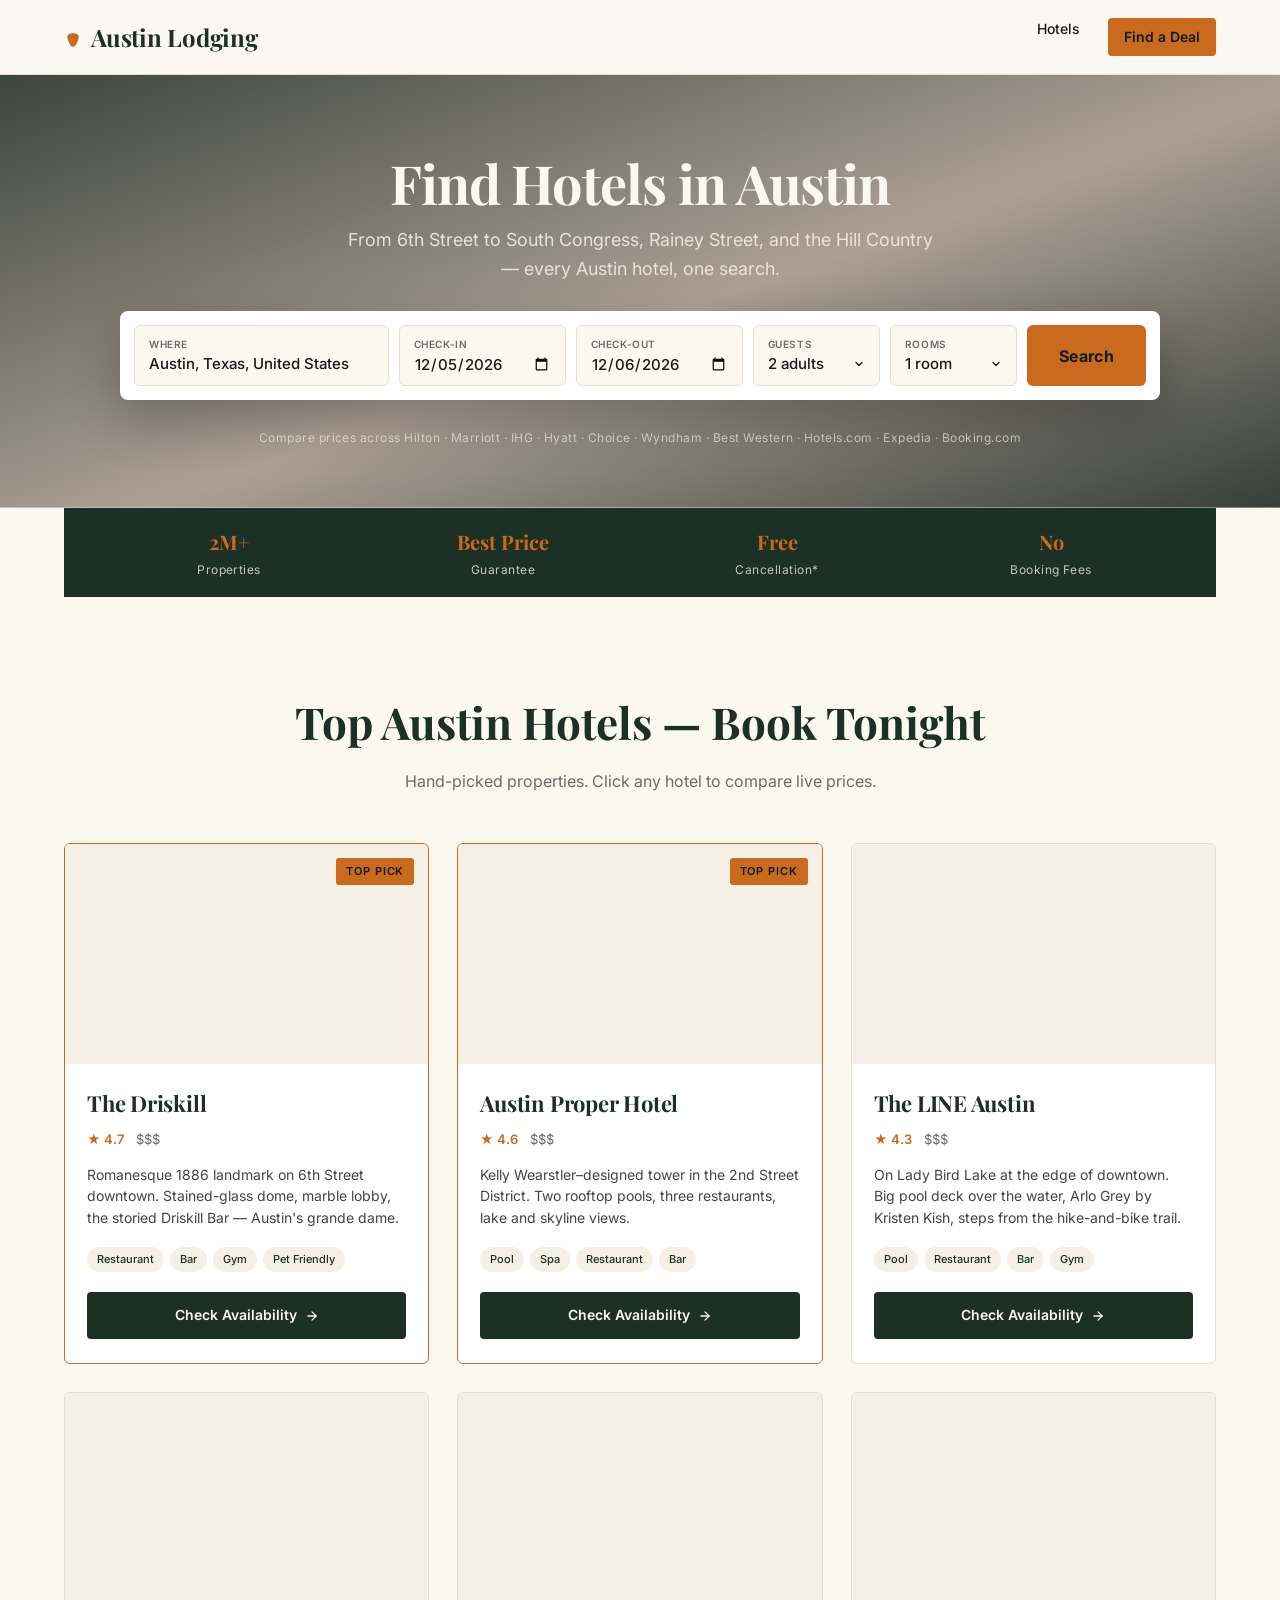
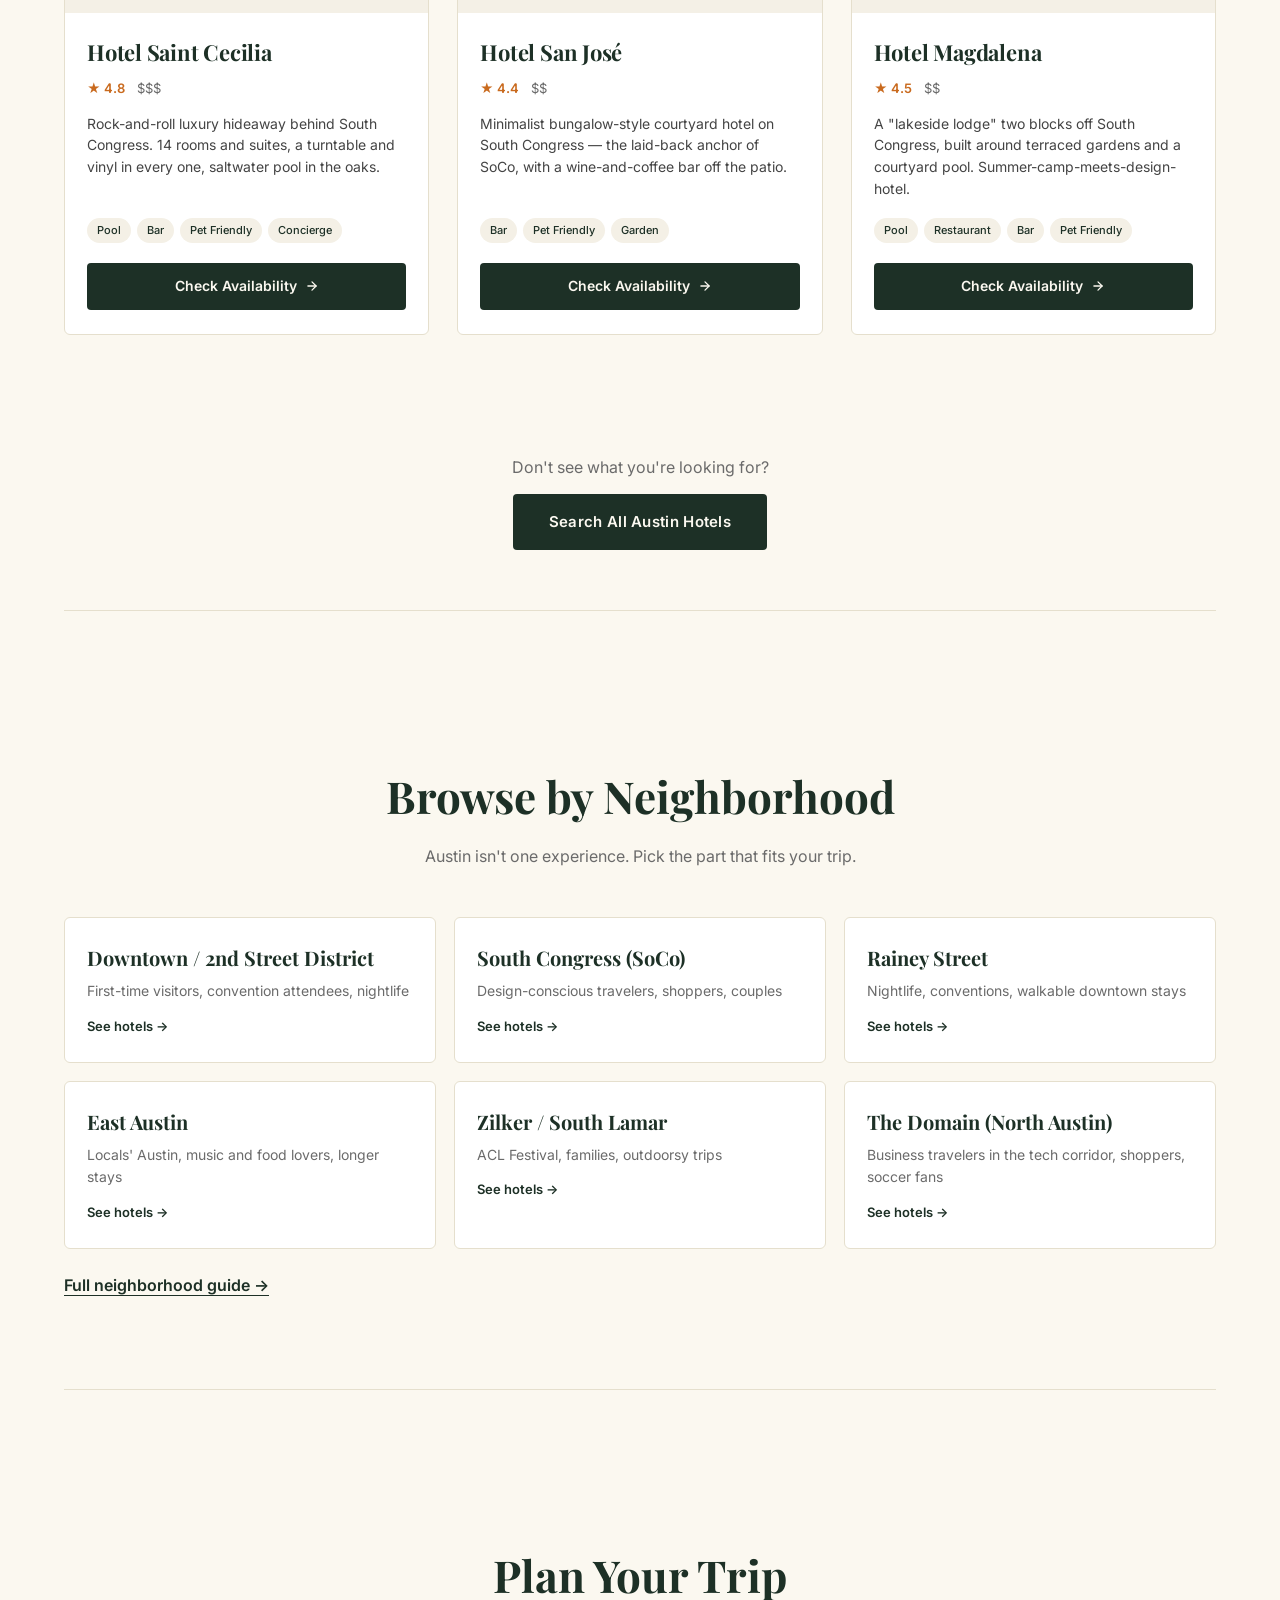
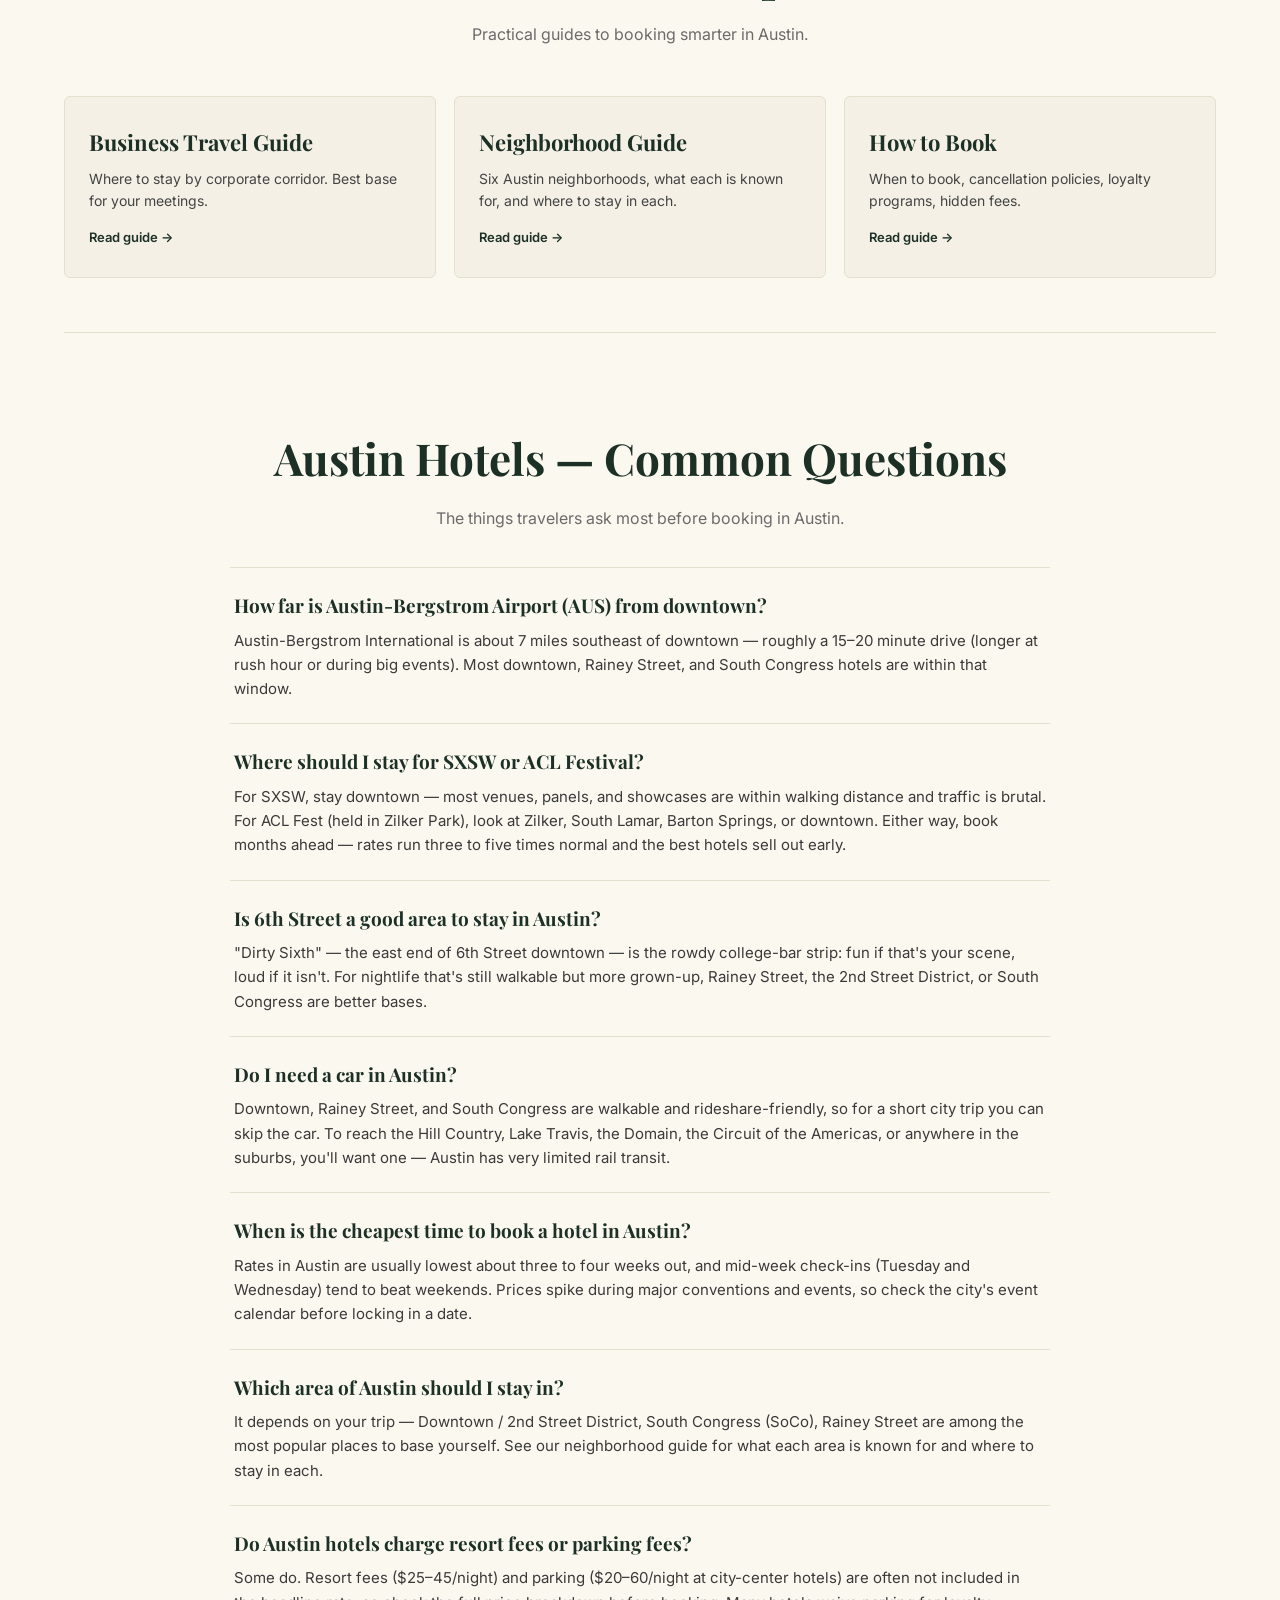
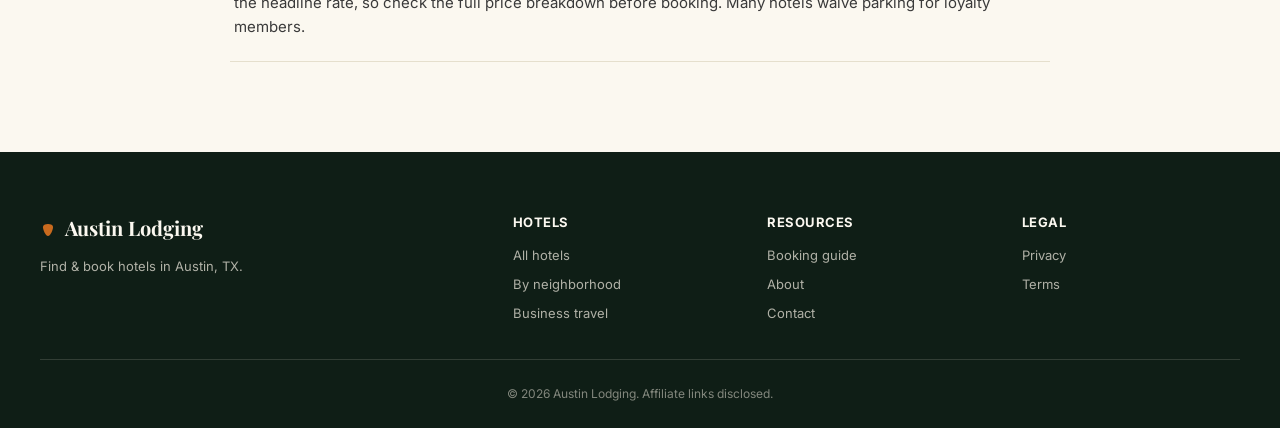
<file: index.html>
<!DOCTYPE html>
<html lang="en">
<head>
<meta charset="UTF-8" />
<meta name="viewport" content="width=device-width, initial-scale=1.0" />
<title>Austin Hotels — Compare Prices & Book | AustinLodging.com</title>
<meta name="description" content="Find the best hotel deals in Austin, TX. Compare prices across Hilton, Marriott, IHG, Hotels.com, Expedia, Booking.com and more — downtown, South Congress, the Domain, and near ABIA. Book direct, save more." />
<link rel="canonical" href="https://austinlodging.com/" />
<meta name="robots" content="index, follow, max-image-preview:large" />
<meta name="theme-color" content="#c96a1e" />
<meta name="geo.region" content="US-TX" />
<meta name="geo.placename" content="Austin" />
<meta property="og:type" content="website" />
<meta property="og:site_name" content="Austin Lodging" />
<meta property="og:title" content="Austin Hotels — Compare Prices & Book | AustinLodging.com" />
<meta property="og:description" content="Find the best hotel deals in Austin, TX. Compare prices across Hilton, Marriott, IHG, Hotels.com, Expedia, Booking.com and more — downtown, South Congress, the Domain, and near ABIA. Book direct, save more." />
<meta property="og:url" content="https://austinlodging.com/" />
<meta property="og:image" content="https://images.unsplash.com/photo-1666969565832-b55bf42a900d?w=1200&q=80" />
<meta name="twitter:card" content="summary_large_image" />
<meta name="twitter:image" content="https://images.unsplash.com/photo-1666969565832-b55bf42a900d?w=1200&q=80" />
<meta name="twitter:title" content="Austin Hotels — Compare Prices & Book | AustinLodging.com" />
<meta name="twitter:description" content="Find the best hotel deals in Austin, TX. Compare prices across Hilton, Marriott, IHG, Hotels.com, Expedia, Booking.com and more — downtown, South Congress, the Domain, and near ABIA. Book direct, save more." />
<link rel="preconnect" href="https://fonts.googleapis.com" />
<link rel="preconnect" href="https://fonts.gstatic.com" crossorigin />
<link href="https://fonts.googleapis.com/css2?family=Playfair+Display:wght@500;700&family=Inter:wght@400;500;600&display=swap" rel="stylesheet" />
<link rel="stylesheet" href="style.css" />
<script type="application/ld+json">{"@context":"https://schema.org","@type":"WebSite","name":"Austin Lodging","url":"https://austinlodging.com/"}</script>
<script type="application/ld+json">{"@context":"https://schema.org","@type":"Organization","name":"Austin Lodging","url":"https://austinlodging.com/","description":"Hotel directory and price comparison for Austin, TX."}</script>
<script type="application/ld+json">{"@context":"https://schema.org","@type":"BreadcrumbList","itemListElement":[{"@type":"ListItem","position":1,"name":"Home","item":"https://austinlodging.com/"}]}</script>
<script type="application/ld+json">{"@context":"https://schema.org","@type":"ItemList","name":"Top hotels in Austin","itemListElement":[{"@type":"ListItem","position":1,"item":{"@type":"Hotel","name":"The Driskill","description":"Romanesque 1886 landmark on 6th Street downtown. Stained-glass dome, marble lobby, the storied Driskill Bar — Austin's grande dame.","image":"https://images.unsplash.com/photo-1566073771259-6a8506099945?w=800","priceRange":"$$$","address":{"@type":"PostalAddress","streetAddress":"604 Brazos St","addressLocality":"Austin","addressRegion":"TX","postalCode":"78701","addressCountry":"US"},"url":"https://austinlodging.com/"}},{"@type":"ListItem","position":2,"item":{"@type":"Hotel","name":"Austin Proper Hotel","description":"Kelly Wearstler–designed tower in the 2nd Street District. Two rooftop pools, three restaurants, lake and skyline views.","image":"https://images.unsplash.com/photo-1551882547-ff40c63fe5fa?w=800","priceRange":"$$$","address":{"@type":"PostalAddress","streetAddress":"600 W 2nd St","addressLocality":"Austin","addressRegion":"TX","postalCode":"78701","addressCountry":"US"},"url":"https://austinlodging.com/"}},{"@type":"ListItem","position":3,"item":{"@type":"Hotel","name":"The LINE Austin","description":"On Lady Bird Lake at the edge of downtown. Big pool deck over the water, Arlo Grey by Kristen Kish, steps from the hike-and-bike trail.","image":"https://images.unsplash.com/photo-1455587734955-081b22074882?w=800","priceRange":"$$$","address":{"@type":"PostalAddress","streetAddress":"111 E Cesar Chavez St","addressLocality":"Austin","addressRegion":"TX","postalCode":"78701","addressCountry":"US"},"url":"https://austinlodging.com/"}},{"@type":"ListItem","position":4,"item":{"@type":"Hotel","name":"Hotel Saint Cecilia","description":"Rock-and-roll luxury hideaway behind South Congress. 14 rooms and suites, a turntable and vinyl in every one, saltwater pool in the oaks.","image":"https://images.unsplash.com/photo-1571896349842-33c89424de2d?w=800","priceRange":"$$$","address":{"@type":"PostalAddress","streetAddress":"112 Academy Dr","addressLocality":"Austin","addressRegion":"TX","postalCode":"78704","addressCountry":"US"},"url":"https://austinlodging.com/"}},{"@type":"ListItem","position":5,"item":{"@type":"Hotel","name":"Hotel San José","description":"Minimalist bungalow-style courtyard hotel on South Congress — the laid-back anchor of SoCo, with a wine-and-coffee bar off the patio.","image":"https://images.unsplash.com/photo-1582719508461-905c673771fd?w=800","priceRange":"$$","address":{"@type":"PostalAddress","streetAddress":"1316 S Congress Ave","addressLocality":"Austin","addressRegion":"TX","postalCode":"78704","addressCountry":"US"},"url":"https://austinlodging.com/"}},{"@type":"ListItem","position":6,"item":{"@type":"Hotel","name":"Hotel Magdalena","description":"A \"lakeside lodge\" two blocks off South Congress, built around terraced gardens and a courtyard pool. Summer-camp-meets-design-hotel.","image":"https://images.unsplash.com/photo-1611892440504-42a792e24d32?w=800","priceRange":"$$","address":{"@type":"PostalAddress","streetAddress":"1101 Music Ln","addressLocality":"Austin","addressRegion":"TX","postalCode":"78704","addressCountry":"US"},"url":"https://austinlodging.com/"}}]}</script>
<script type="application/ld+json">{"@context":"https://schema.org","@type":"FAQPage","mainEntity":[{"@type":"Question","name":"How far is Austin-Bergstrom Airport (AUS) from downtown?","acceptedAnswer":{"@type":"Answer","text":"Austin-Bergstrom International is about 7 miles southeast of downtown — roughly a 15–20 minute drive (longer at rush hour or during big events). Most downtown, Rainey Street, and South Congress hotels are within that window."}},{"@type":"Question","name":"Where should I stay for SXSW or ACL Festival?","acceptedAnswer":{"@type":"Answer","text":"For SXSW, stay downtown — most venues, panels, and showcases are within walking distance and traffic is brutal. For ACL Fest (held in Zilker Park), look at Zilker, South Lamar, Barton Springs, or downtown. Either way, book months ahead — rates run three to five times normal and the best hotels sell out early."}},{"@type":"Question","name":"Is 6th Street a good area to stay in Austin?","acceptedAnswer":{"@type":"Answer","text":"\"Dirty Sixth\" — the east end of 6th Street downtown — is the rowdy college-bar strip: fun if that's your scene, loud if it isn't. For nightlife that's still walkable but more grown-up, Rainey Street, the 2nd Street District, or South Congress are better bases."}},{"@type":"Question","name":"Do I need a car in Austin?","acceptedAnswer":{"@type":"Answer","text":"Downtown, Rainey Street, and South Congress are walkable and rideshare-friendly, so for a short city trip you can skip the car. To reach the Hill Country, Lake Travis, the Domain, the Circuit of the Americas, or anywhere in the suburbs, you'll want one — Austin has very limited rail transit."}},{"@type":"Question","name":"When is the cheapest time to book a hotel in Austin?","acceptedAnswer":{"@type":"Answer","text":"Rates in Austin are usually lowest about three to four weeks out, and mid-week check-ins (Tuesday and Wednesday) tend to beat weekends. Prices spike during major conventions and events, so check the city's event calendar before locking in a date."}},{"@type":"Question","name":"Which area of Austin should I stay in?","acceptedAnswer":{"@type":"Answer","text":"It depends on your trip — Downtown / 2nd Street District, South Congress (SoCo), Rainey Street are among the most popular places to base yourself. See our neighborhood guide for what each area is known for and where to stay in each."}},{"@type":"Question","name":"Do Austin hotels charge resort fees or parking fees?","acceptedAnswer":{"@type":"Answer","text":"Some do. Resort fees ($25–45/night) and parking ($20–60/night at city-center hotels) are often not included in the headline rate, so check the full price breakdown before booking. Many hotels waive parking for loyalty members."}}]}</script>
</head>
<body>
<header class="nav">
  <div class="nav-inner">
    <a href="index.html" class="brand"><span class="brand-mark"><svg viewBox="0 0 24 24" fill="currentColor" aria-hidden="true"><path d="M12 3c-4.4 0-7.6 1.6-7.6 4.6 0 3.9 3.8 13.4 7.6 13.4s7.6-9.5 7.6-13.4C19.6 4.6 16.4 3 12 3z"/></svg></span>Austin Lodging</a>
    <nav>
      <a href="index.html#hotels">Hotels</a>
      <a href="index.html#hotels" class="nav-cta">Find a Deal</a>
    </nav>
  </div>
</header>
<section class="hero">
  <div class="hero-inner">
    <h1>Find Hotels in Austin</h1>
    <p class="hero-sub">From 6th Street to South Congress, Rainey Street, and the Hill Country — every Austin hotel, one search.</p>
    <form class="search-form" id="search-form" action="https://www.booking.com/searchresults.html" method="get" target="_blank">
      <div class="search-row">
        <label class="search-field">
          <span class="search-label">Where</span>
          <input type="text" name="ss" value="Austin, Texas, United States" required autocomplete="off" />
        </label>
        <label class="search-field">
          <span class="search-label">Check-in</span>
          <input type="date" name="checkin" id="checkin" required />
        </label>
        <label class="search-field">
          <span class="search-label">Check-out</span>
          <input type="date" name="checkout" id="checkout" required />
        </label>
        <label class="search-field search-field-narrow">
          <span class="search-label">Guests</span>
          <select name="group_adults">
            <option value="1">1 adult</option>
            <option value="2" selected>2 adults</option>
            <option value="3">3 adults</option>
            <option value="4">4 adults</option>
            <option value="5">5 adults</option>
            <option value="6">6 adults</option>
          </select>
        </label>
        <label class="search-field search-field-narrow">
          <span class="search-label">Rooms</span>
          <select name="no_rooms">
            <option value="1" selected>1 room</option>
            <option value="2">2 rooms</option>
            <option value="3">3 rooms</option>
            <option value="4">4 rooms</option>
          </select>
        </label>
        <button type="submit" class="search-btn">Search</button>
      </div>
      <input type="hidden" name="group_children" value="0" />
      <input type="hidden" name="aid" value="AFFILIATE_ID_PENDING" />
    </form>
    <p class="hero-trust">Compare prices across Hilton · Marriott · IHG · Hyatt · Choice · Wyndham · Best Western · Hotels.com · Expedia · Booking.com</p>
  </div>
</section>
<main>
  <section class="value-strip">
    <div class="value-strip-inner">
      <div class="value-item"><span class="value-num">2M+</span><span>Properties</span></div>
      <div class="value-item"><span class="value-num">Best Price</span><span>Guarantee</span></div>
      <div class="value-item"><span class="value-num">Free</span><span>Cancellation*</span></div>
      <div class="value-item"><span class="value-num">No</span><span>Booking Fees</span></div>
    </div>
  </section>
  <section class="featured" id="hotels">
    <div class="section-head">
      <h2>Top Austin Hotels — Book Tonight</h2>
      <p>Hand-picked properties. Click any hotel to compare live prices.</p>
    </div>
    <div class="hotel-grid"><article class="hotel-card premium">
  <div class="hotel-img" style="background-image:url('https://images.unsplash.com/photo-1566073771259-6a8506099945?w=800')"><div class="tier-badge">Top Pick</div></div>
  <div class="hotel-body">
    <h3 class="hotel-name">The Driskill</h3>
    <div class="hotel-meta">
      <span class="stars">★ 4.7</span>
      <span>$$$</span>
    </div>
    <p class="hotel-desc">Romanesque 1886 landmark on 6th Street downtown. Stained-glass dome, marble lobby, the storied Driskill Bar — Austin's grande dame.</p>
    <div class="amenities"><span class="amenity">Restaurant</span><span class="amenity">Bar</span><span class="amenity">Gym</span><span class="amenity">Pet Friendly</span></div>
    <a class="hotel-cta" href="https://www.booking.com/searchresults.html?ss=The+Driskill+604+Brazos+St+Austin+TX+78701&aid=AFFILIATE_ID_PENDING" target="_blank" rel="noopener nofollow sponsored">Check Availability <svg viewBox="0 0 24 24" fill="none" stroke="currentColor" stroke-width="2.2" stroke-linecap="round" stroke-linejoin="round" width="14" height="14"><line x1="5" y1="12" x2="19" y2="12"/><polyline points="12 5 19 12 12 19"/></svg></a>
  </div>
</article>
<article class="hotel-card premium">
  <div class="hotel-img" style="background-image:url('https://images.unsplash.com/photo-1551882547-ff40c63fe5fa?w=800')"><div class="tier-badge">Top Pick</div></div>
  <div class="hotel-body">
    <h3 class="hotel-name">Austin Proper Hotel</h3>
    <div class="hotel-meta">
      <span class="stars">★ 4.6</span>
      <span>$$$</span>
    </div>
    <p class="hotel-desc">Kelly Wearstler–designed tower in the 2nd Street District. Two rooftop pools, three restaurants, lake and skyline views.</p>
    <div class="amenities"><span class="amenity">Pool</span><span class="amenity">Spa</span><span class="amenity">Restaurant</span><span class="amenity">Bar</span></div>
    <a class="hotel-cta" href="https://www.booking.com/searchresults.html?ss=Austin+Proper+Hotel+600+W+2nd+St+Austin+TX+78701&aid=AFFILIATE_ID_PENDING" target="_blank" rel="noopener nofollow sponsored">Check Availability <svg viewBox="0 0 24 24" fill="none" stroke="currentColor" stroke-width="2.2" stroke-linecap="round" stroke-linejoin="round" width="14" height="14"><line x1="5" y1="12" x2="19" y2="12"/><polyline points="12 5 19 12 12 19"/></svg></a>
  </div>
</article>
<article class="hotel-card ">
  <div class="hotel-img" style="background-image:url('https://images.unsplash.com/photo-1455587734955-081b22074882?w=800')"></div>
  <div class="hotel-body">
    <h3 class="hotel-name">The LINE Austin</h3>
    <div class="hotel-meta">
      <span class="stars">★ 4.3</span>
      <span>$$$</span>
    </div>
    <p class="hotel-desc">On Lady Bird Lake at the edge of downtown. Big pool deck over the water, Arlo Grey by Kristen Kish, steps from the hike-and-bike trail.</p>
    <div class="amenities"><span class="amenity">Pool</span><span class="amenity">Restaurant</span><span class="amenity">Bar</span><span class="amenity">Gym</span></div>
    <a class="hotel-cta" href="https://www.booking.com/searchresults.html?ss=The+LINE+Austin+111+E+Cesar+Chavez+St+Austin+TX+78701&aid=AFFILIATE_ID_PENDING" target="_blank" rel="noopener nofollow sponsored">Check Availability <svg viewBox="0 0 24 24" fill="none" stroke="currentColor" stroke-width="2.2" stroke-linecap="round" stroke-linejoin="round" width="14" height="14"><line x1="5" y1="12" x2="19" y2="12"/><polyline points="12 5 19 12 12 19"/></svg></a>
  </div>
</article>
<article class="hotel-card ">
  <div class="hotel-img" style="background-image:url('https://images.unsplash.com/photo-1571896349842-33c89424de2d?w=800')"></div>
  <div class="hotel-body">
    <h3 class="hotel-name">Hotel Saint Cecilia</h3>
    <div class="hotel-meta">
      <span class="stars">★ 4.8</span>
      <span>$$$</span>
    </div>
    <p class="hotel-desc">Rock-and-roll luxury hideaway behind South Congress. 14 rooms and suites, a turntable and vinyl in every one, saltwater pool in the oaks.</p>
    <div class="amenities"><span class="amenity">Pool</span><span class="amenity">Bar</span><span class="amenity">Pet Friendly</span><span class="amenity">Concierge</span></div>
    <a class="hotel-cta" href="https://www.booking.com/searchresults.html?ss=Hotel+Saint+Cecilia+112+Academy+Dr+Austin+TX+78704&aid=AFFILIATE_ID_PENDING" target="_blank" rel="noopener nofollow sponsored">Check Availability <svg viewBox="0 0 24 24" fill="none" stroke="currentColor" stroke-width="2.2" stroke-linecap="round" stroke-linejoin="round" width="14" height="14"><line x1="5" y1="12" x2="19" y2="12"/><polyline points="12 5 19 12 12 19"/></svg></a>
  </div>
</article>
<article class="hotel-card ">
  <div class="hotel-img" style="background-image:url('https://images.unsplash.com/photo-1582719508461-905c673771fd?w=800')"></div>
  <div class="hotel-body">
    <h3 class="hotel-name">Hotel San José</h3>
    <div class="hotel-meta">
      <span class="stars">★ 4.4</span>
      <span>$$</span>
    </div>
    <p class="hotel-desc">Minimalist bungalow-style courtyard hotel on South Congress — the laid-back anchor of SoCo, with a wine-and-coffee bar off the patio.</p>
    <div class="amenities"><span class="amenity">Bar</span><span class="amenity">Pet Friendly</span><span class="amenity">Garden</span></div>
    <a class="hotel-cta" href="https://www.booking.com/searchresults.html?ss=Hotel+San+José+1316+S+Congress+Ave+Austin+TX+78704&aid=AFFILIATE_ID_PENDING" target="_blank" rel="noopener nofollow sponsored">Check Availability <svg viewBox="0 0 24 24" fill="none" stroke="currentColor" stroke-width="2.2" stroke-linecap="round" stroke-linejoin="round" width="14" height="14"><line x1="5" y1="12" x2="19" y2="12"/><polyline points="12 5 19 12 12 19"/></svg></a>
  </div>
</article>
<article class="hotel-card ">
  <div class="hotel-img" style="background-image:url('https://images.unsplash.com/photo-1611892440504-42a792e24d32?w=800')"></div>
  <div class="hotel-body">
    <h3 class="hotel-name">Hotel Magdalena</h3>
    <div class="hotel-meta">
      <span class="stars">★ 4.5</span>
      <span>$$</span>
    </div>
    <p class="hotel-desc">A "lakeside lodge" two blocks off South Congress, built around terraced gardens and a courtyard pool. Summer-camp-meets-design-hotel.</p>
    <div class="amenities"><span class="amenity">Pool</span><span class="amenity">Restaurant</span><span class="amenity">Bar</span><span class="amenity">Pet Friendly</span></div>
    <a class="hotel-cta" href="https://www.booking.com/searchresults.html?ss=Hotel+Magdalena+1101+Music+Ln+Austin+TX+78704&aid=AFFILIATE_ID_PENDING" target="_blank" rel="noopener nofollow sponsored">Check Availability <svg viewBox="0 0 24 24" fill="none" stroke="currentColor" stroke-width="2.2" stroke-linecap="round" stroke-linejoin="round" width="14" height="14"><line x1="5" y1="12" x2="19" y2="12"/><polyline points="12 5 19 12 12 19"/></svg></a>
  </div>
</article></div>
    <div class="below-grid-cta">
      <p>Don't see what you're looking for?</p>
      <a href="#search-form" class="cta cta-secondary" onclick="document.getElementById('search-form').scrollIntoView({behavior:'smooth',block:'center'});document.querySelector('input[name=ss]').focus();return false;">Search All Austin Hotels</a>
    </div>
  </section>

  <section class="browse-section" id="neighborhoods">
    <div class="section-head">
      <h2>Browse by Neighborhood</h2>
      <p>Austin isn't one experience. Pick the part that fits your trip.</p>
    </div>
    <div class="hood-grid">
      <a class="hood-tile" href="https://www.booking.com/searchresults.html?ss=Downtown%20Austin%2C%20Texas&aid=AFFILIATE_ID_PENDING" target="_blank" rel="noopener nofollow sponsored">
        <h3>Downtown / 2nd Street District</h3>
        <p>First-time visitors, convention attendees, nightlife</p>
        <span class="hood-link">See hotels &rarr;</span>
      </a><a class="hood-tile" href="https://www.booking.com/searchresults.html?ss=South%20Congress%20Avenue%2C%20Austin%2C%20Texas&aid=AFFILIATE_ID_PENDING" target="_blank" rel="noopener nofollow sponsored">
        <h3>South Congress (SoCo)</h3>
        <p>Design-conscious travelers, shoppers, couples</p>
        <span class="hood-link">See hotels &rarr;</span>
      </a><a class="hood-tile" href="https://www.booking.com/searchresults.html?ss=Rainey%20Street%2C%20Austin%2C%20Texas&aid=AFFILIATE_ID_PENDING" target="_blank" rel="noopener nofollow sponsored">
        <h3>Rainey Street</h3>
        <p>Nightlife, conventions, walkable downtown stays</p>
        <span class="hood-link">See hotels &rarr;</span>
      </a><a class="hood-tile" href="https://www.booking.com/searchresults.html?ss=East%20Austin%2C%20Texas&aid=AFFILIATE_ID_PENDING" target="_blank" rel="noopener nofollow sponsored">
        <h3>East Austin</h3>
        <p>Locals' Austin, music and food lovers, longer stays</p>
        <span class="hood-link">See hotels &rarr;</span>
      </a><a class="hood-tile" href="https://www.booking.com/searchresults.html?ss=Zilker%2C%20Austin%2C%20Texas&aid=AFFILIATE_ID_PENDING" target="_blank" rel="noopener nofollow sponsored">
        <h3>Zilker / South Lamar</h3>
        <p>ACL Festival, families, outdoorsy trips</p>
        <span class="hood-link">See hotels &rarr;</span>
      </a><a class="hood-tile" href="https://www.booking.com/searchresults.html?ss=The%20Domain%2C%20Austin%2C%20Texas&aid=AFFILIATE_ID_PENDING" target="_blank" rel="noopener nofollow sponsored">
        <h3>The Domain (North Austin)</h3>
        <p>Business travelers in the tech corridor, shoppers, soccer fans</p>
        <span class="hood-link">See hotels &rarr;</span>
      </a>
    </div>
    <a href="neighborhoods.html" class="browse-more">Full neighborhood guide &rarr;</a>
  </section>

  <section class="browse-section" id="travel-style">
    <div class="section-head">
      <h2>Plan Your Trip</h2>
      <p>Practical guides to booking smarter in Austin.</p>
    </div>
    <div class="style-grid">
      <a class="style-card" href="business-travel.html">
        <h3>Business Travel Guide</h3>
        <p>Where to stay by corporate corridor. Best base for your meetings.</p>
        <span class="hood-link">Read guide &rarr;</span>
      </a>
      <a class="style-card" href="neighborhoods.html">
        <h3>Neighborhood Guide</h3>
        <p>Six Austin neighborhoods, what each is known for, and where to stay in each.</p>
        <span class="hood-link">Read guide &rarr;</span>
      </a>
      <a class="style-card" href="booking-guide.html">
        <h3>How to Book</h3>
        <p>When to book, cancellation policies, loyalty programs, hidden fees.</p>
        <span class="hood-link">Read guide &rarr;</span>
      </a>
    </div>
  </section>

  <section class="faq" id="faq">
    <div class="section-head">
      <h2>Austin Hotels — Common Questions</h2>
      <p>The things travelers ask most before booking in Austin.</p>
    </div>
    <div class="faq-list">
    <div class="faq-item">
      <h3>How far is Austin-Bergstrom Airport (AUS) from downtown?</h3>
      <p>Austin-Bergstrom International is about 7 miles southeast of downtown — roughly a 15–20 minute drive (longer at rush hour or during big events). Most downtown, Rainey Street, and South Congress hotels are within that window.</p>
    </div>
    <div class="faq-item">
      <h3>Where should I stay for SXSW or ACL Festival?</h3>
      <p>For SXSW, stay downtown — most venues, panels, and showcases are within walking distance and traffic is brutal. For ACL Fest (held in Zilker Park), look at Zilker, South Lamar, Barton Springs, or downtown. Either way, book months ahead — rates run three to five times normal and the best hotels sell out early.</p>
    </div>
    <div class="faq-item">
      <h3>Is 6th Street a good area to stay in Austin?</h3>
      <p>"Dirty Sixth" — the east end of 6th Street downtown — is the rowdy college-bar strip: fun if that's your scene, loud if it isn't. For nightlife that's still walkable but more grown-up, Rainey Street, the 2nd Street District, or South Congress are better bases.</p>
    </div>
    <div class="faq-item">
      <h3>Do I need a car in Austin?</h3>
      <p>Downtown, Rainey Street, and South Congress are walkable and rideshare-friendly, so for a short city trip you can skip the car. To reach the Hill Country, Lake Travis, the Domain, the Circuit of the Americas, or anywhere in the suburbs, you'll want one — Austin has very limited rail transit.</p>
    </div>
    <div class="faq-item">
      <h3>When is the cheapest time to book a hotel in Austin?</h3>
      <p>Rates in Austin are usually lowest about three to four weeks out, and mid-week check-ins (Tuesday and Wednesday) tend to beat weekends. Prices spike during major conventions and events, so check the city's event calendar before locking in a date.</p>
    </div>
    <div class="faq-item">
      <h3>Which area of Austin should I stay in?</h3>
      <p>It depends on your trip — Downtown / 2nd Street District, South Congress (SoCo), Rainey Street are among the most popular places to base yourself. See our neighborhood guide for what each area is known for and where to stay in each.</p>
    </div>
    <div class="faq-item">
      <h3>Do Austin hotels charge resort fees or parking fees?</h3>
      <p>Some do. Resort fees ($25–45/night) and parking ($20–60/night at city-center hotels) are often not included in the headline rate, so check the full price breakdown before booking. Many hotels waive parking for loyalty members.</p>
    </div>
    </div>
  </section>
</main>
<script>
  (function () {
    const pad = (n) => String(n).padStart(2, '0');
    const fmt = (d) => d.getFullYear() + '-' + pad(d.getMonth() + 1) + '-' + pad(d.getDate());
    const today = new Date();
    const tomorrow = new Date(today.getTime() + 86400000);
    const ci = document.getElementById('checkin');
    const co = document.getElementById('checkout');
    ci.value = fmt(today);
    ci.min = fmt(today);
    co.value = fmt(tomorrow);
    co.min = fmt(tomorrow);
    ci.addEventListener('change', () => {
      const next = new Date(ci.value);
      next.setDate(next.getDate() + 1);
      co.min = fmt(next);
      if (new Date(co.value) <= new Date(ci.value)) co.value = fmt(next);
    });
  })();
</script>
<footer>
  <div class="footer-inner">
    <div class="footer-col">
      <p class="footer-brand"><span class="brand-mark"><svg viewBox="0 0 24 24" fill="currentColor" aria-hidden="true"><path d="M12 3c-4.4 0-7.6 1.6-7.6 4.6 0 3.9 3.8 13.4 7.6 13.4s7.6-9.5 7.6-13.4C19.6 4.6 16.4 3 12 3z"/></svg></span>Austin Lodging</p>
      <p class="footer-tag">Find &amp; book hotels in Austin, TX.</p>
    </div>
    <div class="footer-col">
      <p class="footer-h">Hotels</p>
      <a href="index.html#hotels">All hotels</a>
      <a href="neighborhoods.html">By neighborhood</a>
      <a href="business-travel.html">Business travel</a>
    </div>
    <div class="footer-col">
      <p class="footer-h">Resources</p>
      <a href="booking-guide.html">Booking guide</a>
      <a href="about.html">About</a>
      <a href="contact.html">Contact</a>
    </div>
    <div class="footer-col">
      <p class="footer-h">Legal</p>
      <a href="privacy.html">Privacy</a>
      <a href="terms.html">Terms</a>
    </div>
  </div>
  <div class="footer-bottom">&copy; 2026 Austin Lodging. Affiliate links disclosed.</div>
</footer>
</body></html>
</file>
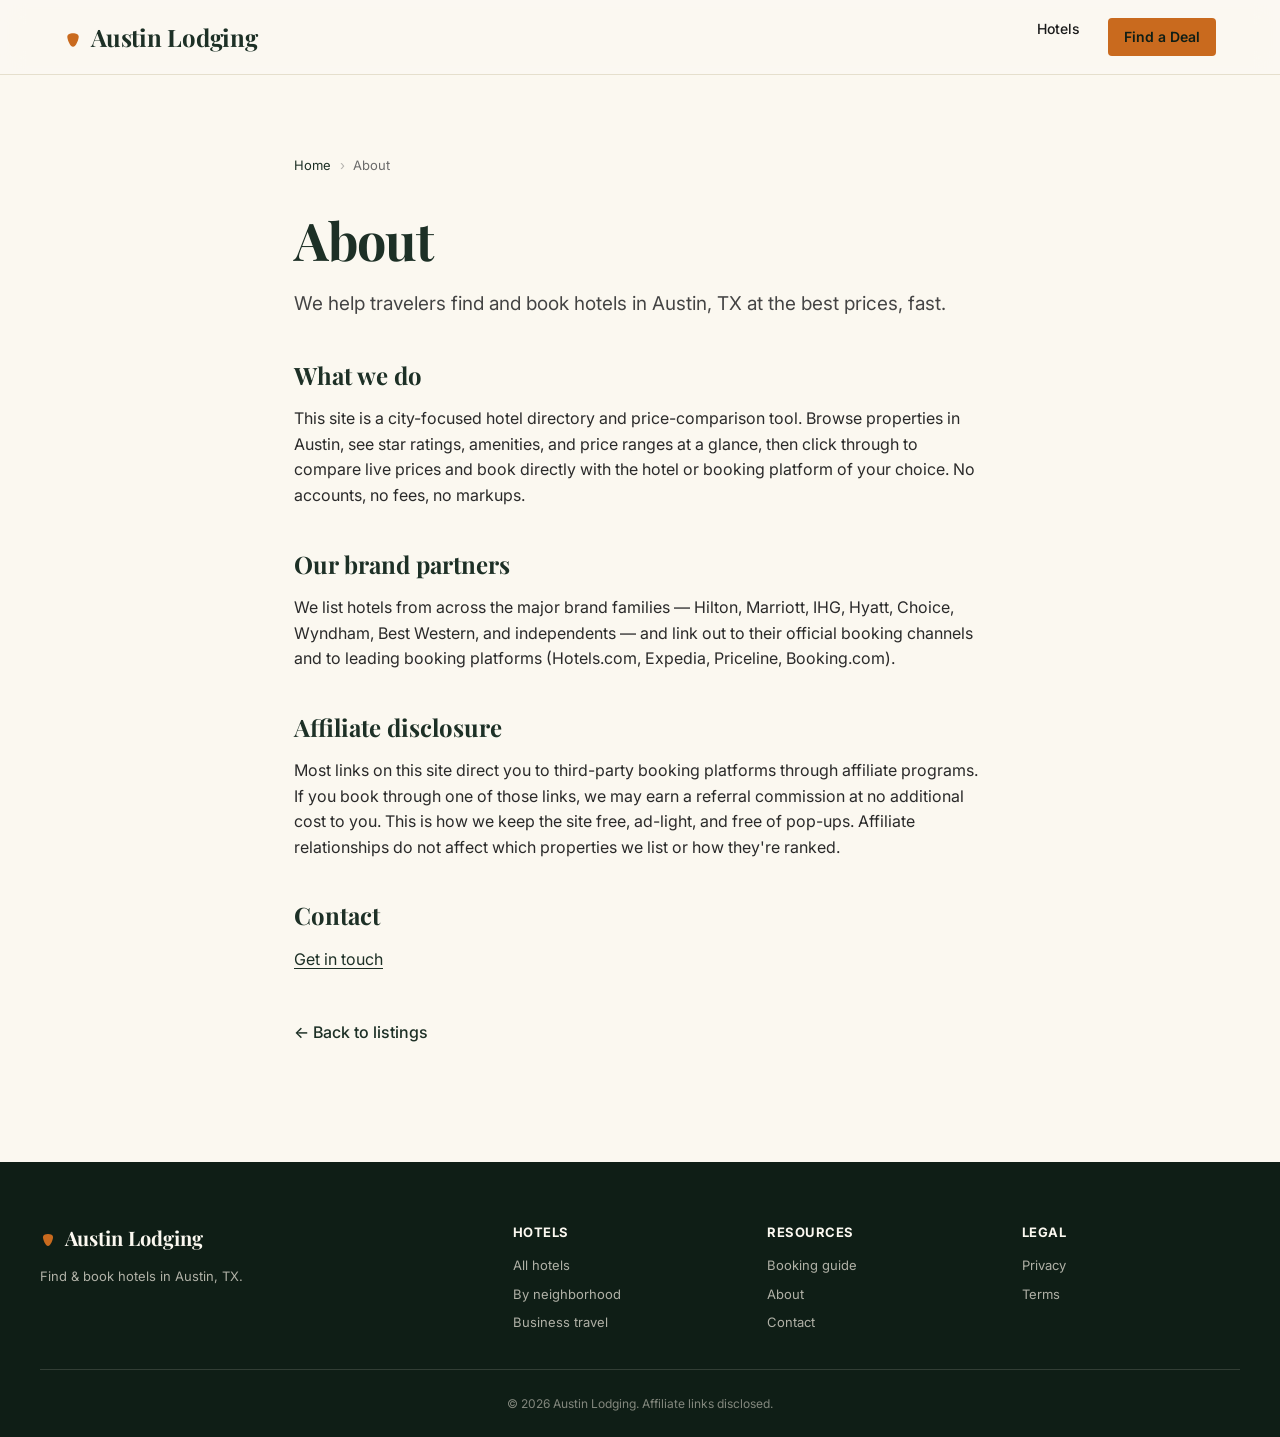
<file: about.html>
<!DOCTYPE html>
<html lang="en">
<head>
<meta charset="UTF-8" />
<meta name="viewport" content="width=device-width, initial-scale=1.0" />
<title>About | Austin Lodging</title>
<meta name="description" content="How Austin Lodging works — a free hotel directory and price-comparison tool for Austin, TX." />
<link rel="canonical" href="https://austinlodging.com/about" />
<meta name="robots" content="index, follow, max-image-preview:large" />
<meta name="theme-color" content="#c96a1e" />
<meta name="geo.region" content="US-TX" />
<meta name="geo.placename" content="Austin" />
<meta property="og:type" content="website" />
<meta property="og:site_name" content="Austin Lodging" />
<meta property="og:title" content="About | Austin Lodging" />
<meta property="og:description" content="How Austin Lodging works — a free hotel directory and price-comparison tool for Austin, TX." />
<meta property="og:url" content="https://austinlodging.com/about" />
<meta property="og:image" content="https://images.unsplash.com/photo-1666969565832-b55bf42a900d?w=1200&q=80" />
<meta name="twitter:card" content="summary_large_image" />
<meta name="twitter:image" content="https://images.unsplash.com/photo-1666969565832-b55bf42a900d?w=1200&q=80" />
<meta name="twitter:title" content="About | Austin Lodging" />
<meta name="twitter:description" content="How Austin Lodging works — a free hotel directory and price-comparison tool for Austin, TX." />
<link rel="preconnect" href="https://fonts.googleapis.com" />
<link rel="preconnect" href="https://fonts.gstatic.com" crossorigin />
<link href="https://fonts.googleapis.com/css2?family=Playfair+Display:wght@500;700&family=Inter:wght@400;500;600&display=swap" rel="stylesheet" />
<link rel="stylesheet" href="style.css" />
<script type="application/ld+json">{"@context":"https://schema.org","@type":"BreadcrumbList","itemListElement":[{"@type":"ListItem","position":1,"name":"Home","item":"https://austinlodging.com/"},{"@type":"ListItem","position":2,"name":"About","item":"https://austinlodging.com/about"}]}</script>
</head>
<body>
<header class="nav">
  <div class="nav-inner">
    <a href="index.html" class="brand"><span class="brand-mark"><svg viewBox="0 0 24 24" fill="currentColor" aria-hidden="true"><path d="M12 3c-4.4 0-7.6 1.6-7.6 4.6 0 3.9 3.8 13.4 7.6 13.4s7.6-9.5 7.6-13.4C19.6 4.6 16.4 3 12 3z"/></svg></span>Austin Lodging</a>
    <nav>
      <a href="index.html#hotels">Hotels</a>
      <a href="index.html#hotels" class="nav-cta">Find a Deal</a>
    </nav>
  </div>
</header>
<article class="prose">
  <nav class="breadcrumb" aria-label="Breadcrumb"><a href="index.html">Home</a><span>&rsaquo;</span><span aria-current="page">About</span></nav>
  <h1>About</h1>
  <p class="lead">We help travelers find and book hotels in Austin, TX at the best prices, fast.</p>
  <h2>What we do</h2>
  <p>This site is a city-focused hotel directory and price-comparison tool. Browse properties in Austin, see star ratings, amenities, and price ranges at a glance, then click through to compare live prices and book directly with the hotel or booking platform of your choice. No accounts, no fees, no markups.</p>
  <h2>Our brand partners</h2>
  <p>We list hotels from across the major brand families — Hilton, Marriott, IHG, Hyatt, Choice, Wyndham, Best Western, and independents — and link out to their official booking channels and to leading booking platforms (Hotels.com, Expedia, Priceline, Booking.com).</p>
  <h2>Affiliate disclosure</h2>
  <p>Most links on this site direct you to third-party booking platforms through affiliate programs. If you book through one of those links, we may earn a referral commission at no additional cost to you. This is how we keep the site free, ad-light, and free of pop-ups. Affiliate relationships do not affect which properties we list or how they're ranked.</p>
  <h2>Contact</h2>
  <p><a href="contact.html">Get in touch</a></p>
  <p class="back"><a href="index.html">&larr; Back to listings</a></p>
</article>
<footer>
  <div class="footer-inner">
    <div class="footer-col">
      <p class="footer-brand"><span class="brand-mark"><svg viewBox="0 0 24 24" fill="currentColor" aria-hidden="true"><path d="M12 3c-4.4 0-7.6 1.6-7.6 4.6 0 3.9 3.8 13.4 7.6 13.4s7.6-9.5 7.6-13.4C19.6 4.6 16.4 3 12 3z"/></svg></span>Austin Lodging</p>
      <p class="footer-tag">Find &amp; book hotels in Austin, TX.</p>
    </div>
    <div class="footer-col">
      <p class="footer-h">Hotels</p>
      <a href="index.html#hotels">All hotels</a>
      <a href="neighborhoods.html">By neighborhood</a>
      <a href="business-travel.html">Business travel</a>
    </div>
    <div class="footer-col">
      <p class="footer-h">Resources</p>
      <a href="booking-guide.html">Booking guide</a>
      <a href="about.html">About</a>
      <a href="contact.html">Contact</a>
    </div>
    <div class="footer-col">
      <p class="footer-h">Legal</p>
      <a href="privacy.html">Privacy</a>
      <a href="terms.html">Terms</a>
    </div>
  </div>
  <div class="footer-bottom">&copy; 2026 Austin Lodging. Affiliate links disclosed.</div>
</footer>
</body></html>
</file>
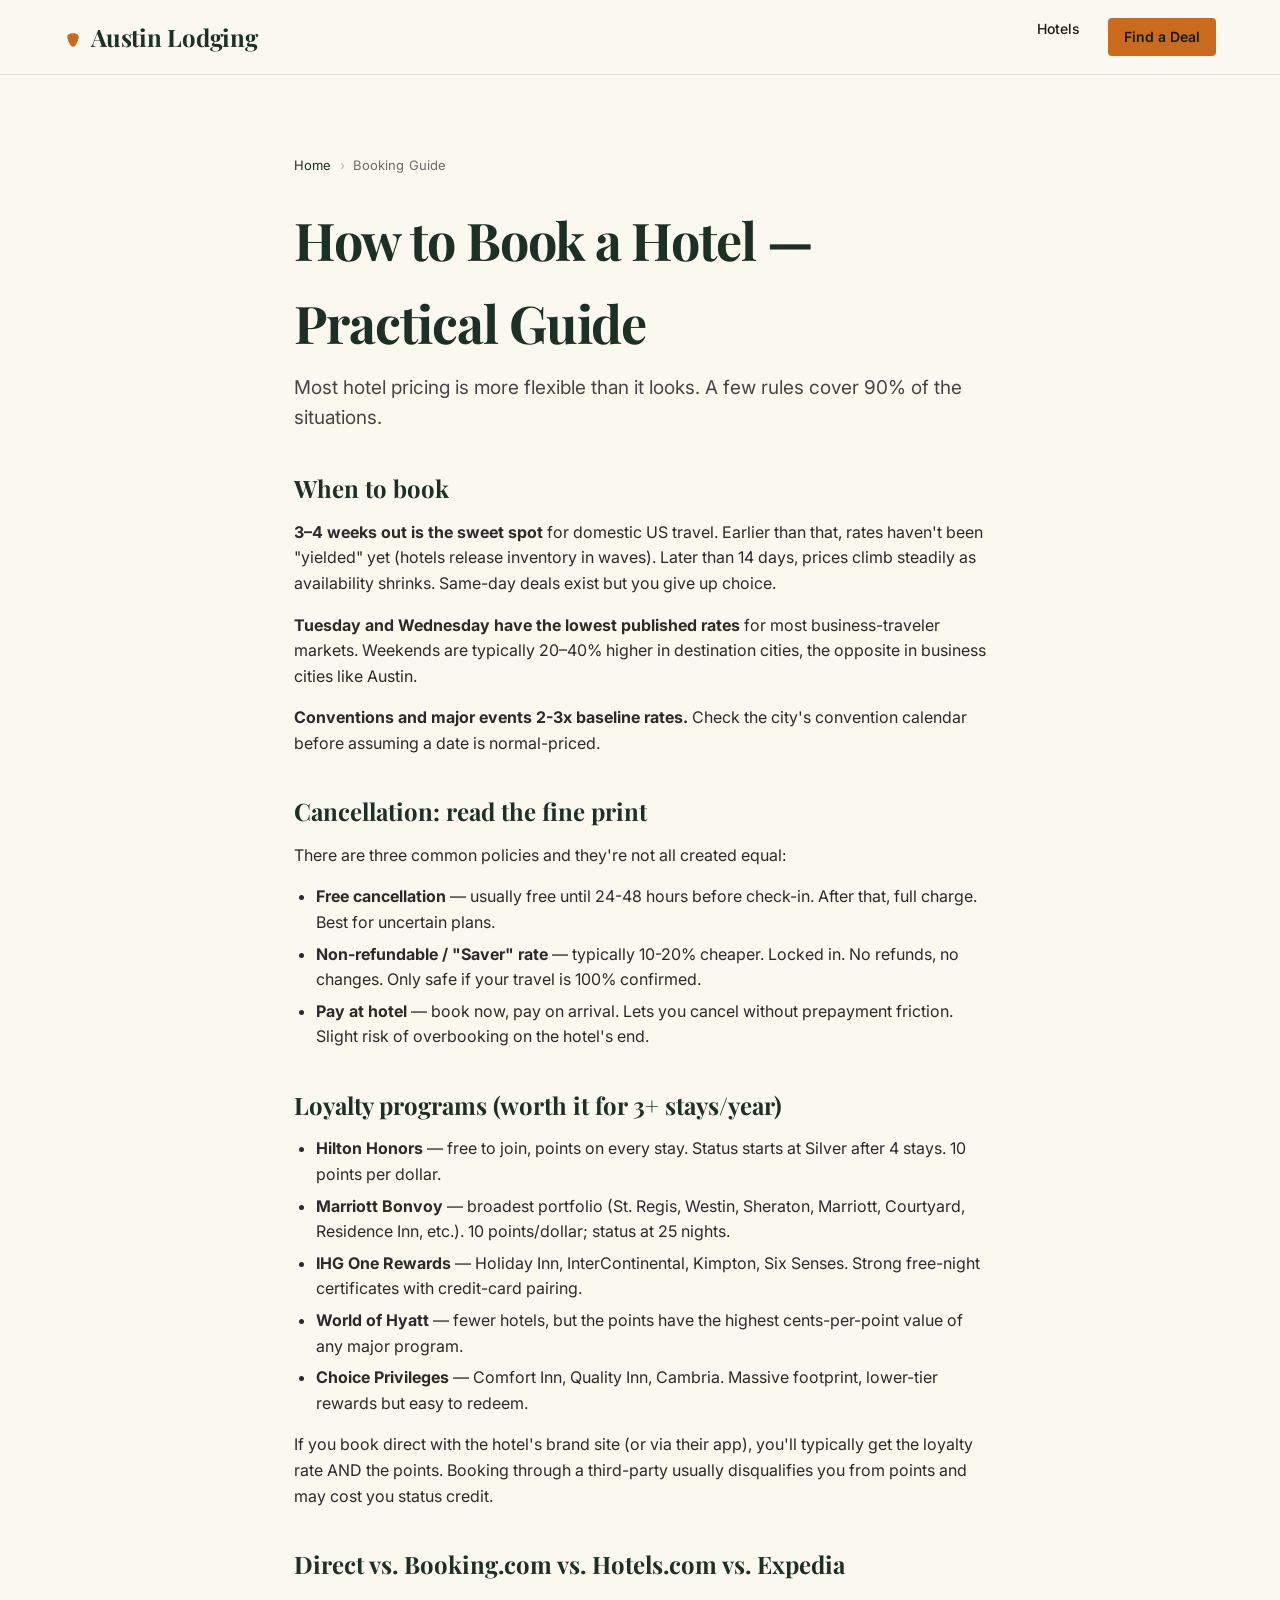
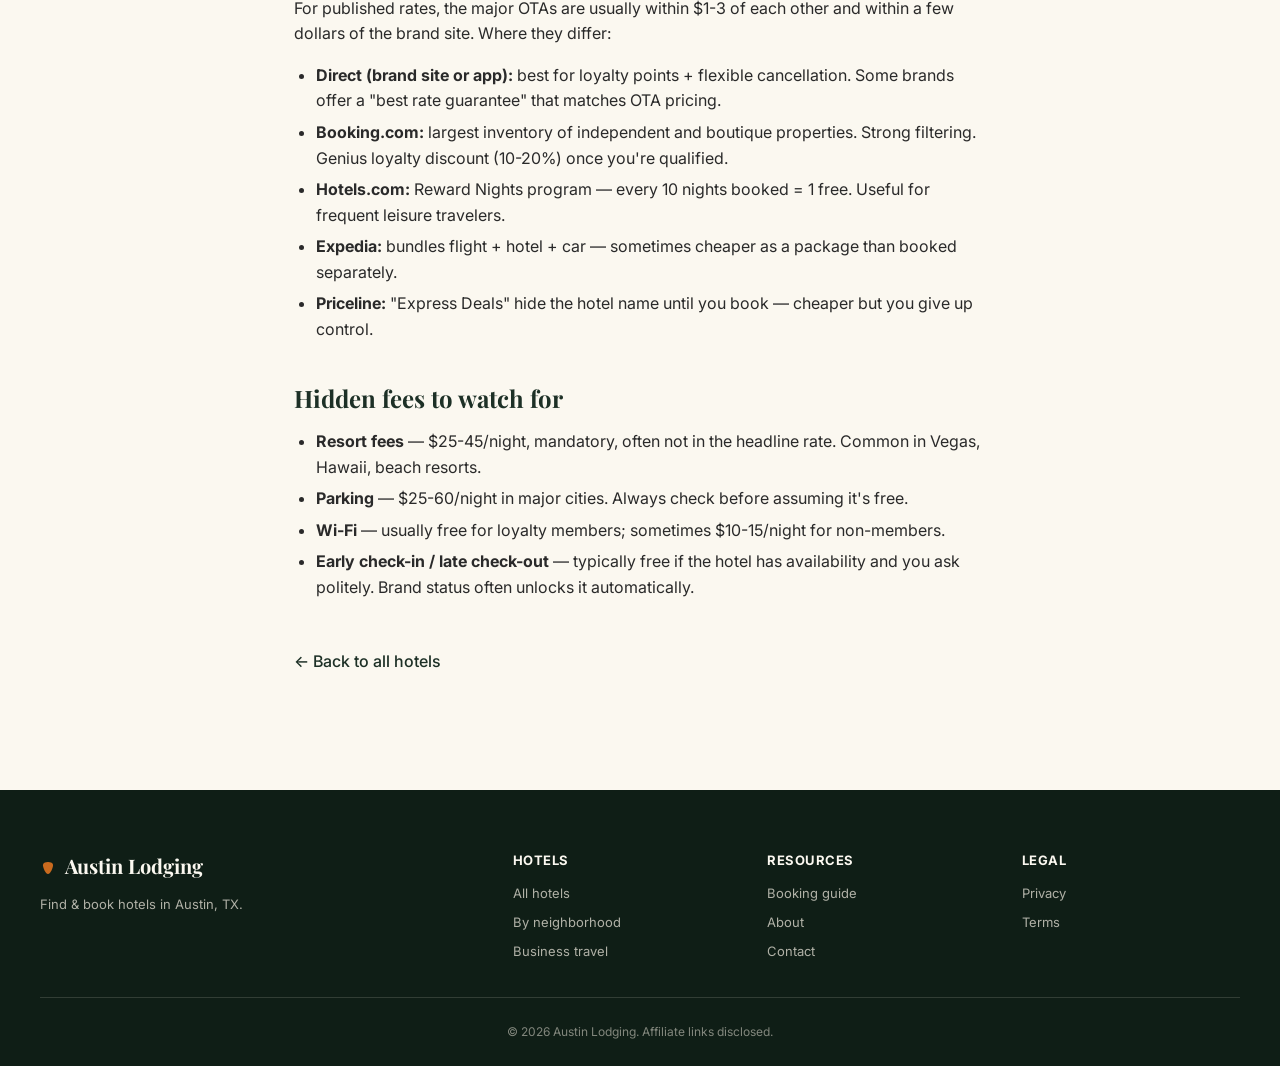
<file: booking-guide.html>
<!DOCTYPE html>
<html lang="en">
<head>
<meta charset="UTF-8" />
<meta name="viewport" content="width=device-width, initial-scale=1.0" />
<title>How to Book a Hotel — When to Book, Cancellation & Loyalty | Austin Lodging</title>
<meta name="description" content="A practical guide to booking hotels: when to book for the best price, cancellation policies, loyalty programs, direct vs. third-party, and the hidden fees to watch for." />
<link rel="canonical" href="https://austinlodging.com/booking-guide" />
<meta name="robots" content="index, follow, max-image-preview:large" />
<meta name="theme-color" content="#c96a1e" />
<meta name="geo.region" content="US-TX" />
<meta name="geo.placename" content="Austin" />
<meta property="og:type" content="website" />
<meta property="og:site_name" content="Austin Lodging" />
<meta property="og:title" content="How to Book a Hotel — When to Book, Cancellation & Loyalty | Austin Lodging" />
<meta property="og:description" content="A practical guide to booking hotels: when to book for the best price, cancellation policies, loyalty programs, direct vs. third-party, and the hidden fees to watch for." />
<meta property="og:url" content="https://austinlodging.com/booking-guide" />
<meta property="og:image" content="https://images.unsplash.com/photo-1666969565832-b55bf42a900d?w=1200&q=80" />
<meta name="twitter:card" content="summary_large_image" />
<meta name="twitter:image" content="https://images.unsplash.com/photo-1666969565832-b55bf42a900d?w=1200&q=80" />
<meta name="twitter:title" content="How to Book a Hotel — When to Book, Cancellation & Loyalty | Austin Lodging" />
<meta name="twitter:description" content="A practical guide to booking hotels: when to book for the best price, cancellation policies, loyalty programs, direct vs. third-party, and the hidden fees to watch for." />
<link rel="preconnect" href="https://fonts.googleapis.com" />
<link rel="preconnect" href="https://fonts.gstatic.com" crossorigin />
<link href="https://fonts.googleapis.com/css2?family=Playfair+Display:wght@500;700&family=Inter:wght@400;500;600&display=swap" rel="stylesheet" />
<link rel="stylesheet" href="style.css" />
<script type="application/ld+json">{"@context":"https://schema.org","@type":"BreadcrumbList","itemListElement":[{"@type":"ListItem","position":1,"name":"Home","item":"https://austinlodging.com/"},{"@type":"ListItem","position":2,"name":"Booking Guide","item":"https://austinlodging.com/booking-guide"}]}</script>
</head>
<body>
<header class="nav">
  <div class="nav-inner">
    <a href="index.html" class="brand"><span class="brand-mark"><svg viewBox="0 0 24 24" fill="currentColor" aria-hidden="true"><path d="M12 3c-4.4 0-7.6 1.6-7.6 4.6 0 3.9 3.8 13.4 7.6 13.4s7.6-9.5 7.6-13.4C19.6 4.6 16.4 3 12 3z"/></svg></span>Austin Lodging</a>
    <nav>
      <a href="index.html#hotels">Hotels</a>
      <a href="index.html#hotels" class="nav-cta">Find a Deal</a>
    </nav>
  </div>
</header>
<article class="prose prose-wide">
  <nav class="breadcrumb" aria-label="Breadcrumb"><a href="index.html">Home</a><span>&rsaquo;</span><span aria-current="page">Booking Guide</span></nav>
  <h1>How to Book a Hotel — Practical Guide</h1>
  <p class="lead">Most hotel pricing is more flexible than it looks. A few rules cover 90% of the situations.</p>

  <h2>When to book</h2>
  <p><strong>3–4 weeks out is the sweet spot</strong> for domestic US travel. Earlier than that, rates haven't been "yielded" yet (hotels release inventory in waves). Later than 14 days, prices climb steadily as availability shrinks. Same-day deals exist but you give up choice.</p>
  <p><strong>Tuesday and Wednesday have the lowest published rates</strong> for most business-traveler markets. Weekends are typically 20–40% higher in destination cities, the opposite in business cities like Austin.</p>
  <p><strong>Conventions and major events 2-3x baseline rates.</strong> Check the city's convention calendar before assuming a date is normal-priced.</p>

  <h2>Cancellation: read the fine print</h2>
  <p>There are three common policies and they're not all created equal:</p>
  <ul>
    <li><strong>Free cancellation</strong> — usually free until 24-48 hours before check-in. After that, full charge. Best for uncertain plans.</li>
    <li><strong>Non-refundable / "Saver" rate</strong> — typically 10-20% cheaper. Locked in. No refunds, no changes. Only safe if your travel is 100% confirmed.</li>
    <li><strong>Pay at hotel</strong> — book now, pay on arrival. Lets you cancel without prepayment friction. Slight risk of overbooking on the hotel's end.</li>
  </ul>

  <h2>Loyalty programs (worth it for 3+ stays/year)</h2>
  <ul>
    <li><strong>Hilton Honors</strong> — free to join, points on every stay. Status starts at Silver after 4 stays. 10 points per dollar.</li>
    <li><strong>Marriott Bonvoy</strong> — broadest portfolio (St. Regis, Westin, Sheraton, Marriott, Courtyard, Residence Inn, etc.). 10 points/dollar; status at 25 nights.</li>
    <li><strong>IHG One Rewards</strong> — Holiday Inn, InterContinental, Kimpton, Six Senses. Strong free-night certificates with credit-card pairing.</li>
    <li><strong>World of Hyatt</strong> — fewer hotels, but the points have the highest cents-per-point value of any major program.</li>
    <li><strong>Choice Privileges</strong> — Comfort Inn, Quality Inn, Cambria. Massive footprint, lower-tier rewards but easy to redeem.</li>
  </ul>
  <p>If you book direct with the hotel's brand site (or via their app), you'll typically get the loyalty rate AND the points. Booking through a third-party usually disqualifies you from points and may cost you status credit.</p>

  <h2>Direct vs. Booking.com vs. Hotels.com vs. Expedia</h2>
  <p>For published rates, the major OTAs are usually within $1-3 of each other and within a few dollars of the brand site. Where they differ:</p>
  <ul>
    <li><strong>Direct (brand site or app):</strong> best for loyalty points + flexible cancellation. Some brands offer a "best rate guarantee" that matches OTA pricing.</li>
    <li><strong>Booking.com:</strong> largest inventory of independent and boutique properties. Strong filtering. Genius loyalty discount (10-20%) once you're qualified.</li>
    <li><strong>Hotels.com:</strong> Reward Nights program — every 10 nights booked = 1 free. Useful for frequent leisure travelers.</li>
    <li><strong>Expedia:</strong> bundles flight + hotel + car — sometimes cheaper as a package than booked separately.</li>
    <li><strong>Priceline:</strong> "Express Deals" hide the hotel name until you book — cheaper but you give up control.</li>
  </ul>

  <h2>Hidden fees to watch for</h2>
  <ul>
    <li><strong>Resort fees</strong> — $25-45/night, mandatory, often not in the headline rate. Common in Vegas, Hawaii, beach resorts.</li>
    <li><strong>Parking</strong> — $25-60/night in major cities. Always check before assuming it's free.</li>
    <li><strong>Wi-Fi</strong> — usually free for loyalty members; sometimes $10-15/night for non-members.</li>
    <li><strong>Early check-in / late check-out</strong> — typically free if the hotel has availability and you ask politely. Brand status often unlocks it automatically.</li>
  </ul>

  <p class="back"><a href="index.html">&larr; Back to all hotels</a></p>
</article>
<footer>
  <div class="footer-inner">
    <div class="footer-col">
      <p class="footer-brand"><span class="brand-mark"><svg viewBox="0 0 24 24" fill="currentColor" aria-hidden="true"><path d="M12 3c-4.4 0-7.6 1.6-7.6 4.6 0 3.9 3.8 13.4 7.6 13.4s7.6-9.5 7.6-13.4C19.6 4.6 16.4 3 12 3z"/></svg></span>Austin Lodging</p>
      <p class="footer-tag">Find &amp; book hotels in Austin, TX.</p>
    </div>
    <div class="footer-col">
      <p class="footer-h">Hotels</p>
      <a href="index.html#hotels">All hotels</a>
      <a href="neighborhoods.html">By neighborhood</a>
      <a href="business-travel.html">Business travel</a>
    </div>
    <div class="footer-col">
      <p class="footer-h">Resources</p>
      <a href="booking-guide.html">Booking guide</a>
      <a href="about.html">About</a>
      <a href="contact.html">Contact</a>
    </div>
    <div class="footer-col">
      <p class="footer-h">Legal</p>
      <a href="privacy.html">Privacy</a>
      <a href="terms.html">Terms</a>
    </div>
  </div>
  <div class="footer-bottom">&copy; 2026 Austin Lodging. Affiliate links disclosed.</div>
</footer>
</body></html>
</file>
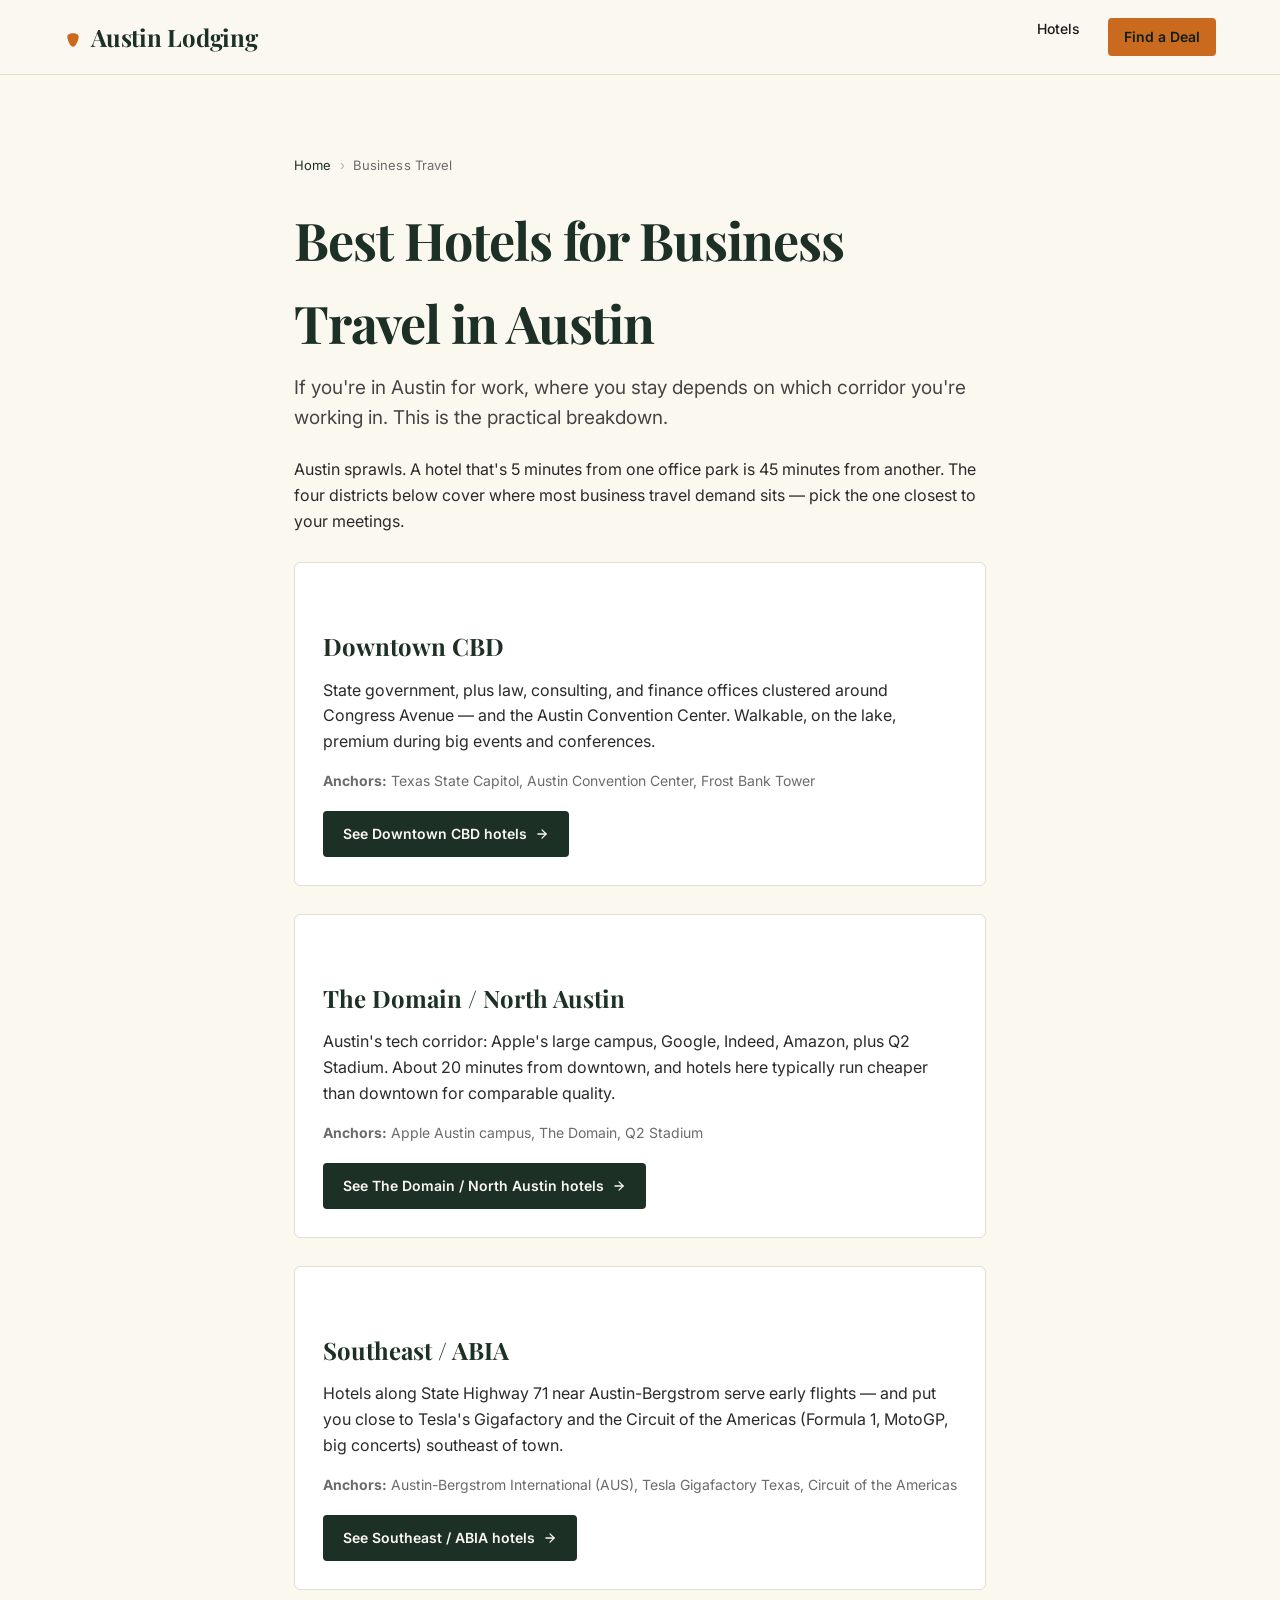
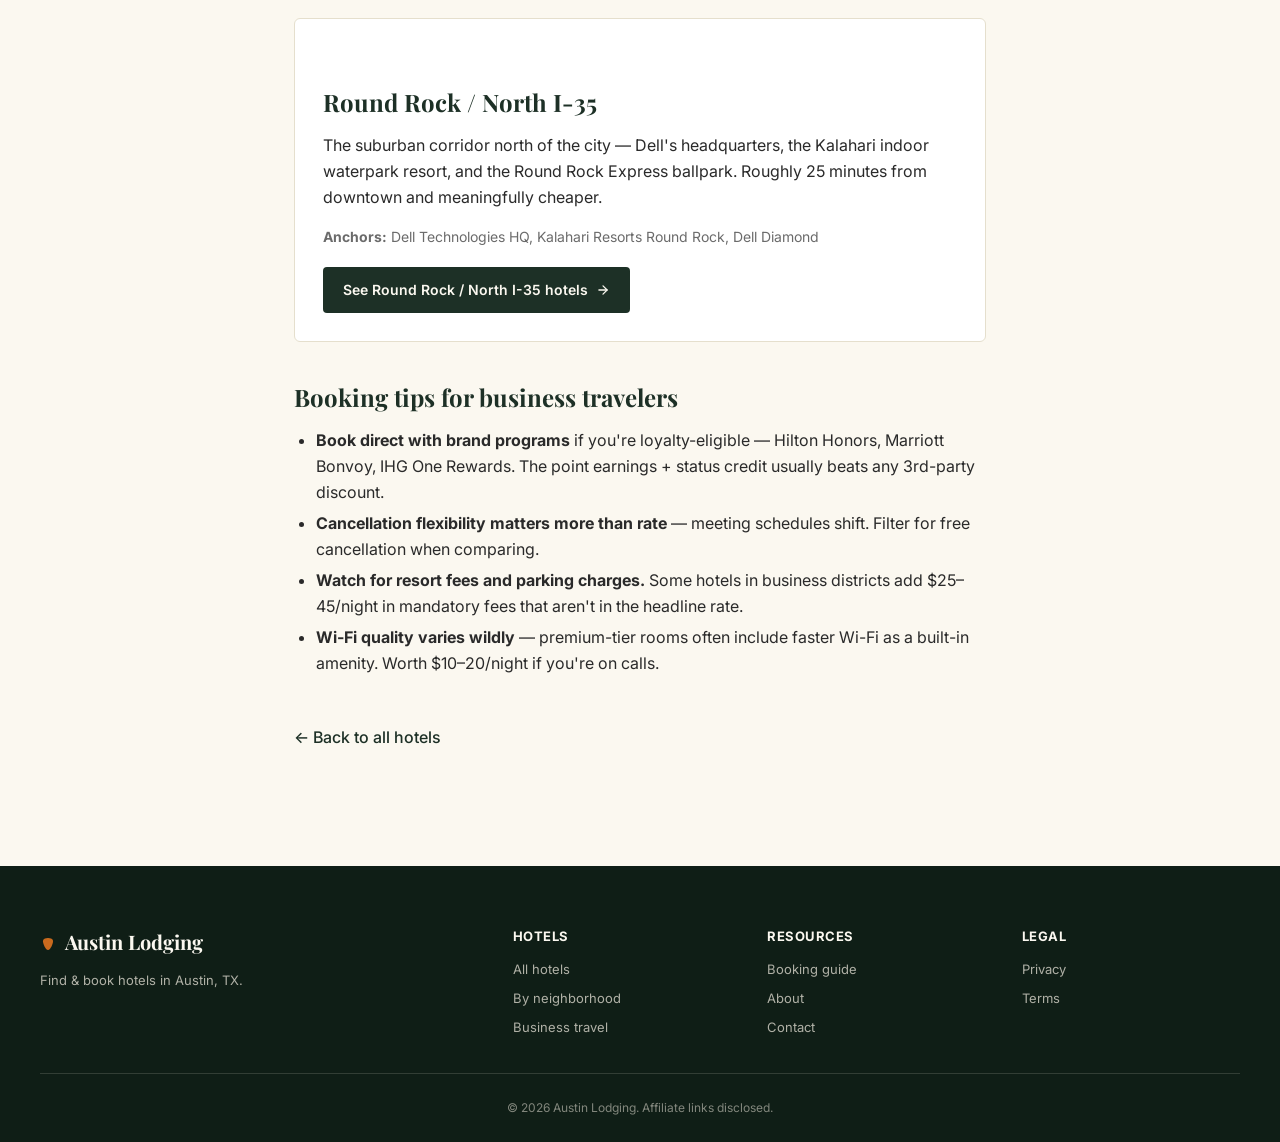
<file: business-travel.html>
<!DOCTYPE html>
<html lang="en">
<head>
<meta charset="UTF-8" />
<meta name="viewport" content="width=device-width, initial-scale=1.0" />
<title>Business Travel Hotels in Austin — Where to Stay by District | Austin Lodging</title>
<meta name="description" content="Hotels for business travelers in Austin, TX. Compare options near the major business districts and corporate corridors, plus booking tips for work trips." />
<link rel="canonical" href="https://austinlodging.com/business-travel" />
<meta name="robots" content="index, follow, max-image-preview:large" />
<meta name="theme-color" content="#c96a1e" />
<meta name="geo.region" content="US-TX" />
<meta name="geo.placename" content="Austin" />
<meta property="og:type" content="website" />
<meta property="og:site_name" content="Austin Lodging" />
<meta property="og:title" content="Business Travel Hotels in Austin — Where to Stay by District | Austin Lodging" />
<meta property="og:description" content="Hotels for business travelers in Austin, TX. Compare options near the major business districts and corporate corridors, plus booking tips for work trips." />
<meta property="og:url" content="https://austinlodging.com/business-travel" />
<meta property="og:image" content="https://images.unsplash.com/photo-1666969565832-b55bf42a900d?w=1200&q=80" />
<meta name="twitter:card" content="summary_large_image" />
<meta name="twitter:image" content="https://images.unsplash.com/photo-1666969565832-b55bf42a900d?w=1200&q=80" />
<meta name="twitter:title" content="Business Travel Hotels in Austin — Where to Stay by District | Austin Lodging" />
<meta name="twitter:description" content="Hotels for business travelers in Austin, TX. Compare options near the major business districts and corporate corridors, plus booking tips for work trips." />
<link rel="preconnect" href="https://fonts.googleapis.com" />
<link rel="preconnect" href="https://fonts.gstatic.com" crossorigin />
<link href="https://fonts.googleapis.com/css2?family=Playfair+Display:wght@500;700&family=Inter:wght@400;500;600&display=swap" rel="stylesheet" />
<link rel="stylesheet" href="style.css" />
<script type="application/ld+json">{"@context":"https://schema.org","@type":"BreadcrumbList","itemListElement":[{"@type":"ListItem","position":1,"name":"Home","item":"https://austinlodging.com/"},{"@type":"ListItem","position":2,"name":"Business Travel","item":"https://austinlodging.com/business-travel"}]}</script>
</head>
<body>
<header class="nav">
  <div class="nav-inner">
    <a href="index.html" class="brand"><span class="brand-mark"><svg viewBox="0 0 24 24" fill="currentColor" aria-hidden="true"><path d="M12 3c-4.4 0-7.6 1.6-7.6 4.6 0 3.9 3.8 13.4 7.6 13.4s7.6-9.5 7.6-13.4C19.6 4.6 16.4 3 12 3z"/></svg></span>Austin Lodging</a>
    <nav>
      <a href="index.html#hotels">Hotels</a>
      <a href="index.html#hotels" class="nav-cta">Find a Deal</a>
    </nav>
  </div>
</header>
<article class="prose prose-wide">
  <nav class="breadcrumb" aria-label="Breadcrumb"><a href="index.html">Home</a><span>&rsaquo;</span><span aria-current="page">Business Travel</span></nav>
  <h1>Best Hotels for Business Travel in Austin</h1>
  <p class="lead">If you're in Austin for work, where you stay depends on which corridor you're working in. This is the practical breakdown.</p>
  <p>Austin sprawls. A hotel that's 5 minutes from one office park is 45 minutes from another. The four districts below cover where most business travel demand sits — pick the one closest to your meetings.</p>

  <section class="hood-card">
    <h2>Downtown CBD</h2>
    <p>State government, plus law, consulting, and finance offices clustered around Congress Avenue — and the Austin Convention Center. Walkable, on the lake, premium during big events and conferences.</p>
    <p class="hood-meta"><strong>Anchors:</strong> Texas State Capitol, Austin Convention Center, Frost Bank Tower</p>
    <a class="hotel-cta" href="https://www.booking.com/searchresults.html?ss=Downtown%20Austin%2C%20Texas&aid=AFFILIATE_ID_PENDING" target="_blank" rel="noopener nofollow sponsored">See Downtown CBD hotels <svg viewBox="0 0 24 24" fill="none" stroke="currentColor" stroke-width="2.2" stroke-linecap="round" stroke-linejoin="round" width="14" height="14"><line x1="5" y1="12" x2="19" y2="12"/><polyline points="12 5 19 12 12 19"/></svg></a>
  </section>
<section class="hood-card">
    <h2>The Domain / North Austin</h2>
    <p>Austin's tech corridor: Apple's large campus, Google, Indeed, Amazon, plus Q2 Stadium. About 20 minutes from downtown, and hotels here typically run cheaper than downtown for comparable quality.</p>
    <p class="hood-meta"><strong>Anchors:</strong> Apple Austin campus, The Domain, Q2 Stadium</p>
    <a class="hotel-cta" href="https://www.booking.com/searchresults.html?ss=The%20Domain%2C%20Austin%2C%20Texas&aid=AFFILIATE_ID_PENDING" target="_blank" rel="noopener nofollow sponsored">See The Domain / North Austin hotels <svg viewBox="0 0 24 24" fill="none" stroke="currentColor" stroke-width="2.2" stroke-linecap="round" stroke-linejoin="round" width="14" height="14"><line x1="5" y1="12" x2="19" y2="12"/><polyline points="12 5 19 12 12 19"/></svg></a>
  </section>
<section class="hood-card">
    <h2>Southeast / ABIA</h2>
    <p>Hotels along State Highway 71 near Austin-Bergstrom serve early flights — and put you close to Tesla's Gigafactory and the Circuit of the Americas (Formula 1, MotoGP, big concerts) southeast of town.</p>
    <p class="hood-meta"><strong>Anchors:</strong> Austin-Bergstrom International (AUS), Tesla Gigafactory Texas, Circuit of the Americas</p>
    <a class="hotel-cta" href="https://www.booking.com/searchresults.html?ss=Austin-Bergstrom%20Airport%2C%20Texas&aid=AFFILIATE_ID_PENDING" target="_blank" rel="noopener nofollow sponsored">See Southeast / ABIA hotels <svg viewBox="0 0 24 24" fill="none" stroke="currentColor" stroke-width="2.2" stroke-linecap="round" stroke-linejoin="round" width="14" height="14"><line x1="5" y1="12" x2="19" y2="12"/><polyline points="12 5 19 12 12 19"/></svg></a>
  </section>
<section class="hood-card">
    <h2>Round Rock / North I-35</h2>
    <p>The suburban corridor north of the city — Dell's headquarters, the Kalahari indoor waterpark resort, and the Round Rock Express ballpark. Roughly 25 minutes from downtown and meaningfully cheaper.</p>
    <p class="hood-meta"><strong>Anchors:</strong> Dell Technologies HQ, Kalahari Resorts Round Rock, Dell Diamond</p>
    <a class="hotel-cta" href="https://www.booking.com/searchresults.html?ss=Round%20Rock%2C%20Texas&aid=AFFILIATE_ID_PENDING" target="_blank" rel="noopener nofollow sponsored">See Round Rock / North I-35 hotels <svg viewBox="0 0 24 24" fill="none" stroke="currentColor" stroke-width="2.2" stroke-linecap="round" stroke-linejoin="round" width="14" height="14"><line x1="5" y1="12" x2="19" y2="12"/><polyline points="12 5 19 12 12 19"/></svg></a>
  </section>

  <h2>Booking tips for business travelers</h2>
  <ul>
    <li><strong>Book direct with brand programs</strong> if you're loyalty-eligible — Hilton Honors, Marriott Bonvoy, IHG One Rewards. The point earnings + status credit usually beats any 3rd-party discount.</li>
    <li><strong>Cancellation flexibility matters more than rate</strong> — meeting schedules shift. Filter for free cancellation when comparing.</li>
    <li><strong>Watch for resort fees and parking charges.</strong> Some hotels in business districts add $25–45/night in mandatory fees that aren't in the headline rate.</li>
    <li><strong>Wi-Fi quality varies wildly</strong> — premium-tier rooms often include faster Wi-Fi as a built-in amenity. Worth $10–20/night if you're on calls.</li>
  </ul>

  <p class="back"><a href="index.html">&larr; Back to all hotels</a></p>
</article>
<footer>
  <div class="footer-inner">
    <div class="footer-col">
      <p class="footer-brand"><span class="brand-mark"><svg viewBox="0 0 24 24" fill="currentColor" aria-hidden="true"><path d="M12 3c-4.4 0-7.6 1.6-7.6 4.6 0 3.9 3.8 13.4 7.6 13.4s7.6-9.5 7.6-13.4C19.6 4.6 16.4 3 12 3z"/></svg></span>Austin Lodging</p>
      <p class="footer-tag">Find &amp; book hotels in Austin, TX.</p>
    </div>
    <div class="footer-col">
      <p class="footer-h">Hotels</p>
      <a href="index.html#hotels">All hotels</a>
      <a href="neighborhoods.html">By neighborhood</a>
      <a href="business-travel.html">Business travel</a>
    </div>
    <div class="footer-col">
      <p class="footer-h">Resources</p>
      <a href="booking-guide.html">Booking guide</a>
      <a href="about.html">About</a>
      <a href="contact.html">Contact</a>
    </div>
    <div class="footer-col">
      <p class="footer-h">Legal</p>
      <a href="privacy.html">Privacy</a>
      <a href="terms.html">Terms</a>
    </div>
  </div>
  <div class="footer-bottom">&copy; 2026 Austin Lodging. Affiliate links disclosed.</div>
</footer>
</body></html>
</file>
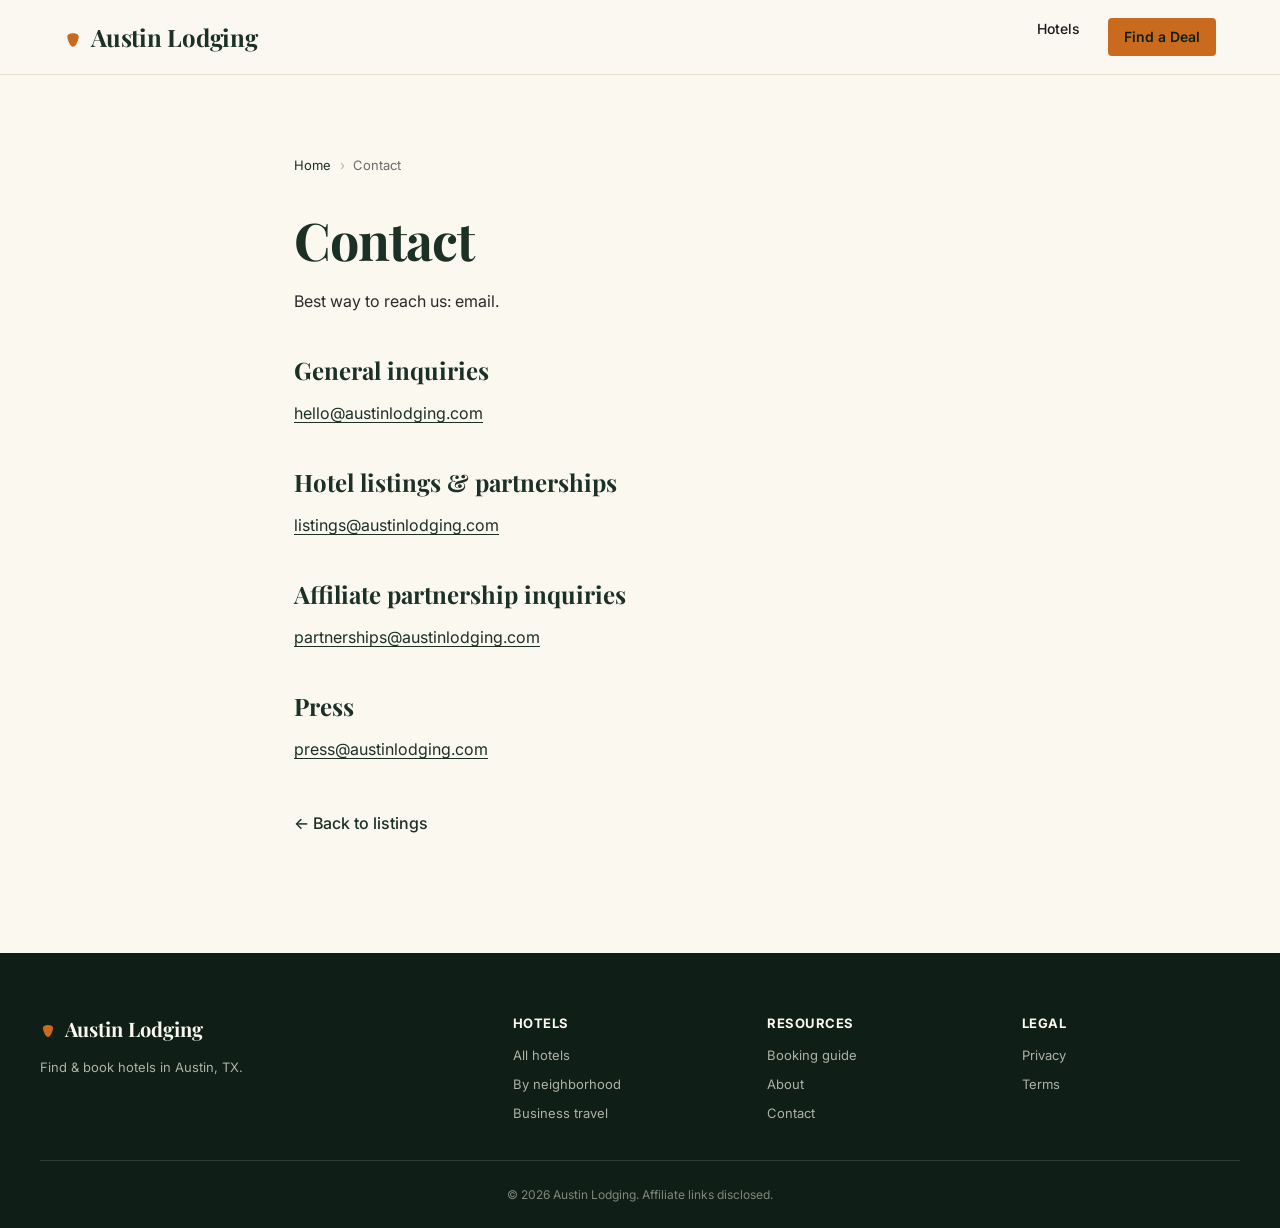
<file: contact.html>
<!DOCTYPE html>
<html lang="en">
<head>
<meta charset="UTF-8" />
<meta name="viewport" content="width=device-width, initial-scale=1.0" />
<title>Contact | Austin Lodging</title>
<meta name="description" content="Get in touch with Austin Lodging — general inquiries, hotel listings, partnerships, and press." />
<link rel="canonical" href="https://austinlodging.com/contact" />
<meta name="robots" content="index, follow, max-image-preview:large" />
<meta name="theme-color" content="#c96a1e" />
<meta name="geo.region" content="US-TX" />
<meta name="geo.placename" content="Austin" />
<meta property="og:type" content="website" />
<meta property="og:site_name" content="Austin Lodging" />
<meta property="og:title" content="Contact | Austin Lodging" />
<meta property="og:description" content="Get in touch with Austin Lodging — general inquiries, hotel listings, partnerships, and press." />
<meta property="og:url" content="https://austinlodging.com/contact" />
<meta property="og:image" content="https://images.unsplash.com/photo-1666969565832-b55bf42a900d?w=1200&q=80" />
<meta name="twitter:card" content="summary_large_image" />
<meta name="twitter:image" content="https://images.unsplash.com/photo-1666969565832-b55bf42a900d?w=1200&q=80" />
<meta name="twitter:title" content="Contact | Austin Lodging" />
<meta name="twitter:description" content="Get in touch with Austin Lodging — general inquiries, hotel listings, partnerships, and press." />
<link rel="preconnect" href="https://fonts.googleapis.com" />
<link rel="preconnect" href="https://fonts.gstatic.com" crossorigin />
<link href="https://fonts.googleapis.com/css2?family=Playfair+Display:wght@500;700&family=Inter:wght@400;500;600&display=swap" rel="stylesheet" />
<link rel="stylesheet" href="style.css" />
<script type="application/ld+json">{"@context":"https://schema.org","@type":"BreadcrumbList","itemListElement":[{"@type":"ListItem","position":1,"name":"Home","item":"https://austinlodging.com/"},{"@type":"ListItem","position":2,"name":"Contact","item":"https://austinlodging.com/contact"}]}</script>
</head>
<body>
<header class="nav">
  <div class="nav-inner">
    <a href="index.html" class="brand"><span class="brand-mark"><svg viewBox="0 0 24 24" fill="currentColor" aria-hidden="true"><path d="M12 3c-4.4 0-7.6 1.6-7.6 4.6 0 3.9 3.8 13.4 7.6 13.4s7.6-9.5 7.6-13.4C19.6 4.6 16.4 3 12 3z"/></svg></span>Austin Lodging</a>
    <nav>
      <a href="index.html#hotels">Hotels</a>
      <a href="index.html#hotels" class="nav-cta">Find a Deal</a>
    </nav>
  </div>
</header>
<article class="prose">
  <nav class="breadcrumb" aria-label="Breadcrumb"><a href="index.html">Home</a><span>&rsaquo;</span><span aria-current="page">Contact</span></nav>
  <h1>Contact</h1>
  <p>Best way to reach us: email.</p>
  <h2>General inquiries</h2>
  <p><a href="mailto:hello@austinlodging.com">hello@austinlodging.com</a></p>
  <h2>Hotel listings &amp; partnerships</h2>
  <p><a href="mailto:listings@austinlodging.com">listings@austinlodging.com</a></p>
  <h2>Affiliate partnership inquiries</h2>
  <p><a href="mailto:partnerships@austinlodging.com">partnerships@austinlodging.com</a></p>
  <h2>Press</h2>
  <p><a href="mailto:press@austinlodging.com">press@austinlodging.com</a></p>
  <p class="back"><a href="index.html">&larr; Back to listings</a></p>
</article>
<footer>
  <div class="footer-inner">
    <div class="footer-col">
      <p class="footer-brand"><span class="brand-mark"><svg viewBox="0 0 24 24" fill="currentColor" aria-hidden="true"><path d="M12 3c-4.4 0-7.6 1.6-7.6 4.6 0 3.9 3.8 13.4 7.6 13.4s7.6-9.5 7.6-13.4C19.6 4.6 16.4 3 12 3z"/></svg></span>Austin Lodging</p>
      <p class="footer-tag">Find &amp; book hotels in Austin, TX.</p>
    </div>
    <div class="footer-col">
      <p class="footer-h">Hotels</p>
      <a href="index.html#hotels">All hotels</a>
      <a href="neighborhoods.html">By neighborhood</a>
      <a href="business-travel.html">Business travel</a>
    </div>
    <div class="footer-col">
      <p class="footer-h">Resources</p>
      <a href="booking-guide.html">Booking guide</a>
      <a href="about.html">About</a>
      <a href="contact.html">Contact</a>
    </div>
    <div class="footer-col">
      <p class="footer-h">Legal</p>
      <a href="privacy.html">Privacy</a>
      <a href="terms.html">Terms</a>
    </div>
  </div>
  <div class="footer-bottom">&copy; 2026 Austin Lodging. Affiliate links disclosed.</div>
</footer>
</body></html>
</file>
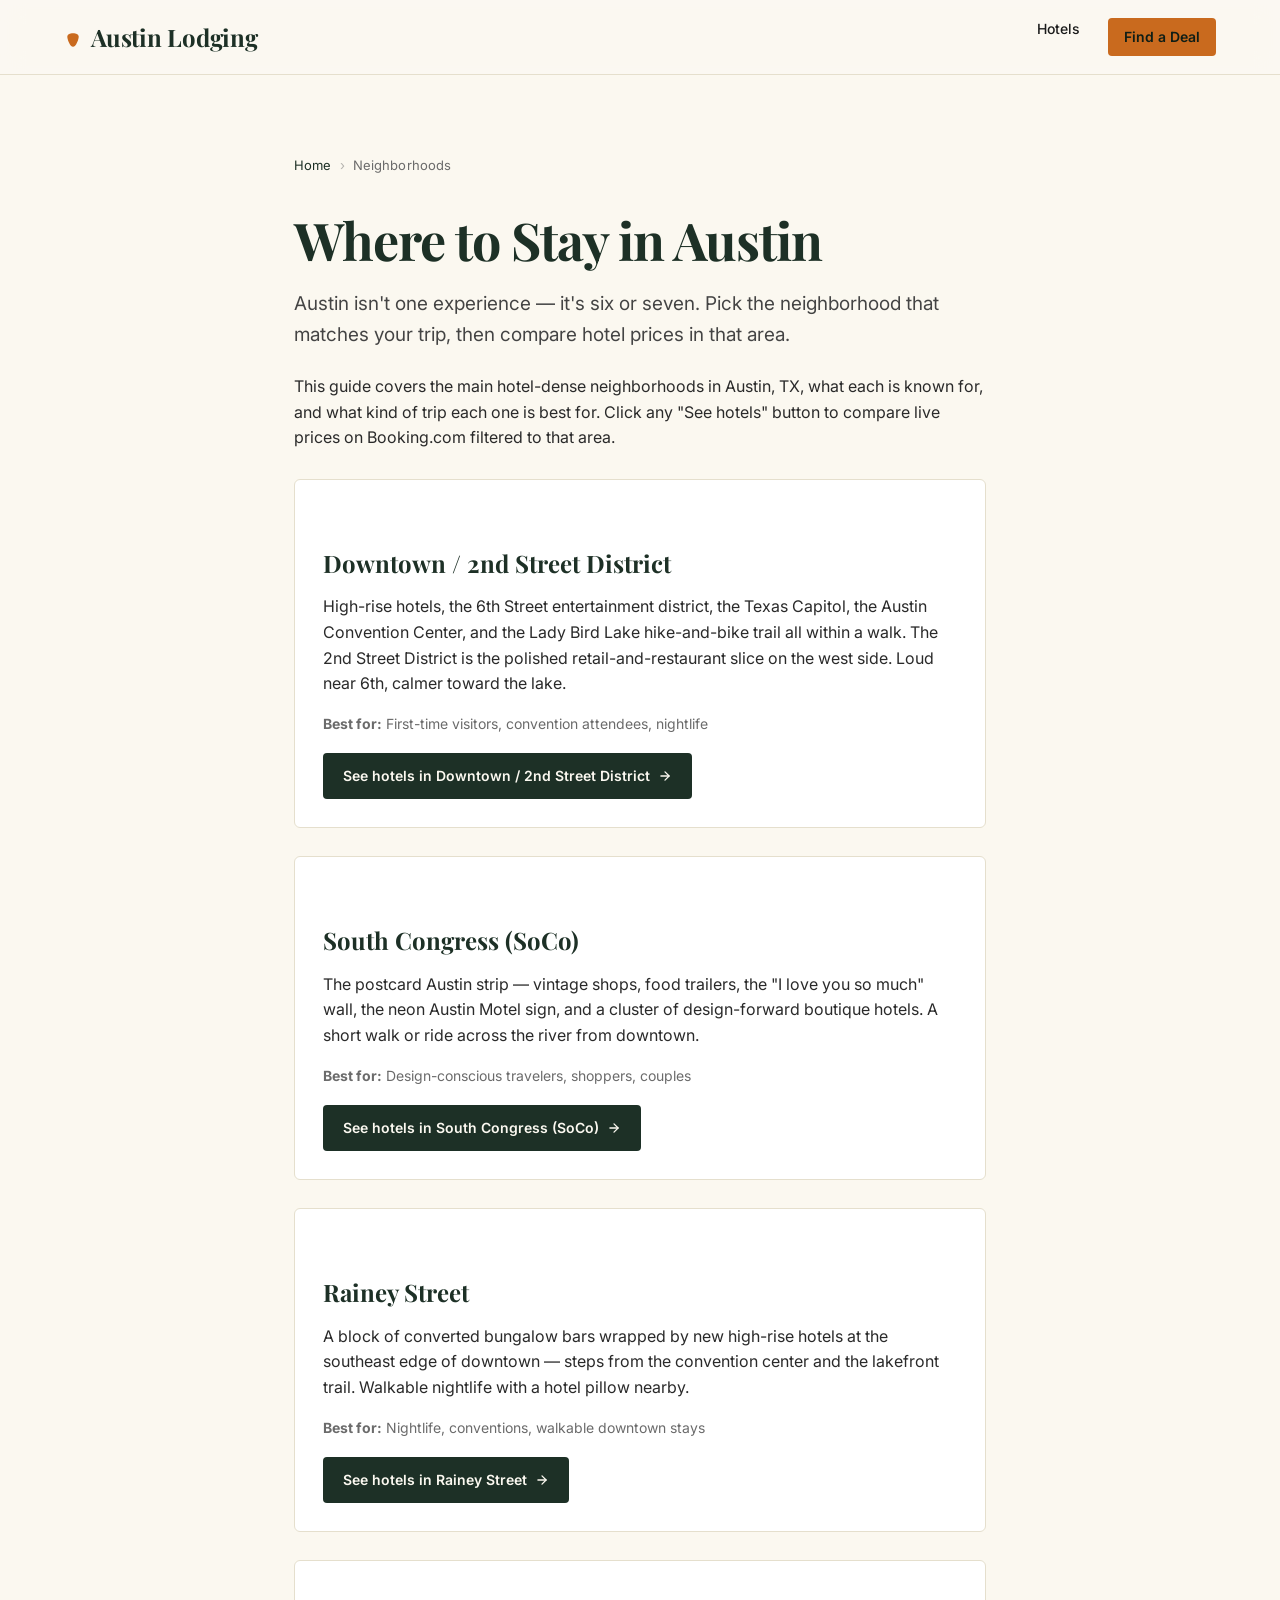
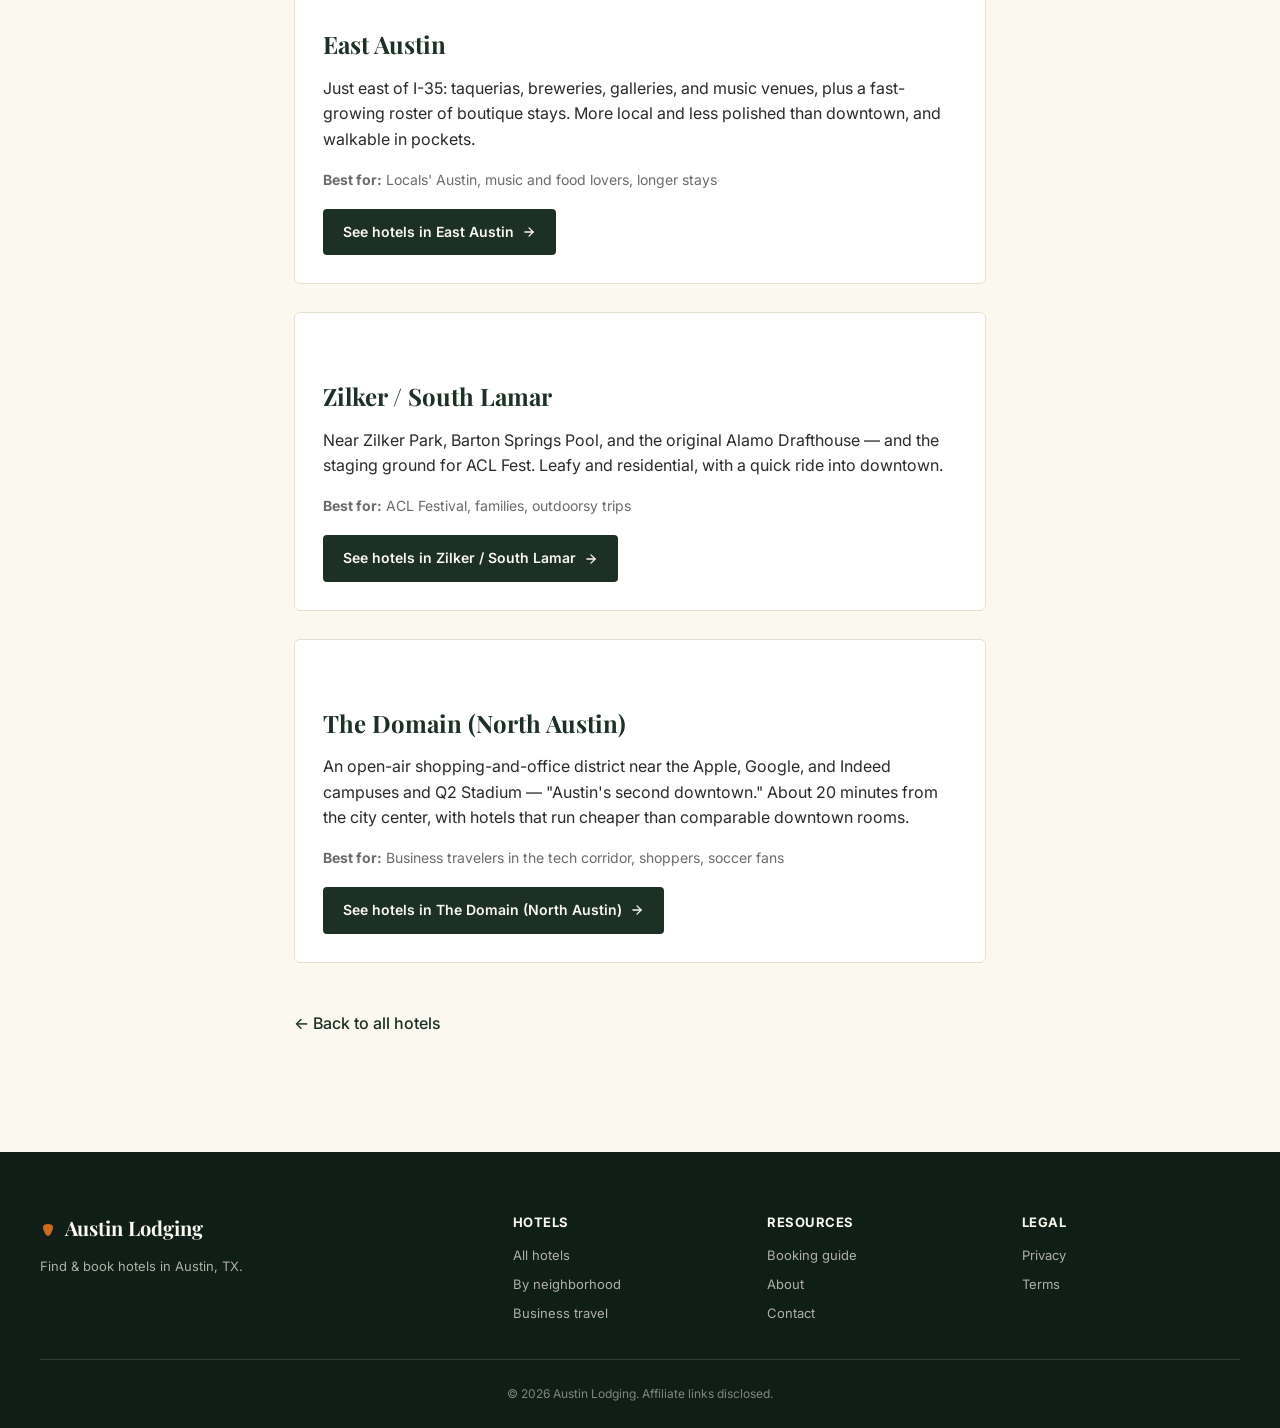
<file: neighborhoods.html>
<!DOCTYPE html>
<html lang="en">
<head>
<meta charset="UTF-8" />
<meta name="viewport" content="width=device-width, initial-scale=1.0" />
<title>Where to Stay in Austin — Neighborhood Guide | Austin Lodging</title>
<meta name="description" content="Compare hotels by neighborhood in Austin, TX. A local guide to where to stay in Austin — what each area is known for and which fits your trip." />
<link rel="canonical" href="https://austinlodging.com/neighborhoods" />
<meta name="robots" content="index, follow, max-image-preview:large" />
<meta name="theme-color" content="#c96a1e" />
<meta name="geo.region" content="US-TX" />
<meta name="geo.placename" content="Austin" />
<meta property="og:type" content="website" />
<meta property="og:site_name" content="Austin Lodging" />
<meta property="og:title" content="Where to Stay in Austin — Neighborhood Guide | Austin Lodging" />
<meta property="og:description" content="Compare hotels by neighborhood in Austin, TX. A local guide to where to stay in Austin — what each area is known for and which fits your trip." />
<meta property="og:url" content="https://austinlodging.com/neighborhoods" />
<meta property="og:image" content="https://images.unsplash.com/photo-1666969565832-b55bf42a900d?w=1200&q=80" />
<meta name="twitter:card" content="summary_large_image" />
<meta name="twitter:image" content="https://images.unsplash.com/photo-1666969565832-b55bf42a900d?w=1200&q=80" />
<meta name="twitter:title" content="Where to Stay in Austin — Neighborhood Guide | Austin Lodging" />
<meta name="twitter:description" content="Compare hotels by neighborhood in Austin, TX. A local guide to where to stay in Austin — what each area is known for and which fits your trip." />
<link rel="preconnect" href="https://fonts.googleapis.com" />
<link rel="preconnect" href="https://fonts.gstatic.com" crossorigin />
<link href="https://fonts.googleapis.com/css2?family=Playfair+Display:wght@500;700&family=Inter:wght@400;500;600&display=swap" rel="stylesheet" />
<link rel="stylesheet" href="style.css" />
<script type="application/ld+json">{"@context":"https://schema.org","@type":"BreadcrumbList","itemListElement":[{"@type":"ListItem","position":1,"name":"Home","item":"https://austinlodging.com/"},{"@type":"ListItem","position":2,"name":"Neighborhoods","item":"https://austinlodging.com/neighborhoods"}]}</script>
</head>
<body>
<header class="nav">
  <div class="nav-inner">
    <a href="index.html" class="brand"><span class="brand-mark"><svg viewBox="0 0 24 24" fill="currentColor" aria-hidden="true"><path d="M12 3c-4.4 0-7.6 1.6-7.6 4.6 0 3.9 3.8 13.4 7.6 13.4s7.6-9.5 7.6-13.4C19.6 4.6 16.4 3 12 3z"/></svg></span>Austin Lodging</a>
    <nav>
      <a href="index.html#hotels">Hotels</a>
      <a href="index.html#hotels" class="nav-cta">Find a Deal</a>
    </nav>
  </div>
</header>
<article class="prose prose-wide">
  <nav class="breadcrumb" aria-label="Breadcrumb"><a href="index.html">Home</a><span>&rsaquo;</span><span aria-current="page">Neighborhoods</span></nav>
  <h1>Where to Stay in Austin</h1>
  <p class="lead">Austin isn't one experience — it's six or seven. Pick the neighborhood that matches your trip, then compare hotel prices in that area.</p>
  <p>This guide covers the main hotel-dense neighborhoods in Austin, TX, what each is known for, and what kind of trip each one is best for. Click any "See hotels" button to compare live prices on Booking.com filtered to that area.</p>

  <section class="hood-card">
    <h2>Downtown / 2nd Street District</h2>
    <p>High-rise hotels, the 6th Street entertainment district, the Texas Capitol, the Austin Convention Center, and the Lady Bird Lake hike-and-bike trail all within a walk. The 2nd Street District is the polished retail-and-restaurant slice on the west side. Loud near 6th, calmer toward the lake.</p>
    <p class="hood-meta"><strong>Best for:</strong> First-time visitors, convention attendees, nightlife</p>
    <a class="hotel-cta" href="https://www.booking.com/searchresults.html?ss=Downtown%20Austin%2C%20Texas&aid=AFFILIATE_ID_PENDING" target="_blank" rel="noopener nofollow sponsored">See hotels in Downtown / 2nd Street District <svg viewBox="0 0 24 24" fill="none" stroke="currentColor" stroke-width="2.2" stroke-linecap="round" stroke-linejoin="round" width="14" height="14"><line x1="5" y1="12" x2="19" y2="12"/><polyline points="12 5 19 12 12 19"/></svg></a>
  </section>
<section class="hood-card">
    <h2>South Congress (SoCo)</h2>
    <p>The postcard Austin strip — vintage shops, food trailers, the "I love you so much" wall, the neon Austin Motel sign, and a cluster of design-forward boutique hotels. A short walk or ride across the river from downtown.</p>
    <p class="hood-meta"><strong>Best for:</strong> Design-conscious travelers, shoppers, couples</p>
    <a class="hotel-cta" href="https://www.booking.com/searchresults.html?ss=South%20Congress%20Avenue%2C%20Austin%2C%20Texas&aid=AFFILIATE_ID_PENDING" target="_blank" rel="noopener nofollow sponsored">See hotels in South Congress (SoCo) <svg viewBox="0 0 24 24" fill="none" stroke="currentColor" stroke-width="2.2" stroke-linecap="round" stroke-linejoin="round" width="14" height="14"><line x1="5" y1="12" x2="19" y2="12"/><polyline points="12 5 19 12 12 19"/></svg></a>
  </section>
<section class="hood-card">
    <h2>Rainey Street</h2>
    <p>A block of converted bungalow bars wrapped by new high-rise hotels at the southeast edge of downtown — steps from the convention center and the lakefront trail. Walkable nightlife with a hotel pillow nearby.</p>
    <p class="hood-meta"><strong>Best for:</strong> Nightlife, conventions, walkable downtown stays</p>
    <a class="hotel-cta" href="https://www.booking.com/searchresults.html?ss=Rainey%20Street%2C%20Austin%2C%20Texas&aid=AFFILIATE_ID_PENDING" target="_blank" rel="noopener nofollow sponsored">See hotels in Rainey Street <svg viewBox="0 0 24 24" fill="none" stroke="currentColor" stroke-width="2.2" stroke-linecap="round" stroke-linejoin="round" width="14" height="14"><line x1="5" y1="12" x2="19" y2="12"/><polyline points="12 5 19 12 12 19"/></svg></a>
  </section>
<section class="hood-card">
    <h2>East Austin</h2>
    <p>Just east of I-35: taquerias, breweries, galleries, and music venues, plus a fast-growing roster of boutique stays. More local and less polished than downtown, and walkable in pockets.</p>
    <p class="hood-meta"><strong>Best for:</strong> Locals' Austin, music and food lovers, longer stays</p>
    <a class="hotel-cta" href="https://www.booking.com/searchresults.html?ss=East%20Austin%2C%20Texas&aid=AFFILIATE_ID_PENDING" target="_blank" rel="noopener nofollow sponsored">See hotels in East Austin <svg viewBox="0 0 24 24" fill="none" stroke="currentColor" stroke-width="2.2" stroke-linecap="round" stroke-linejoin="round" width="14" height="14"><line x1="5" y1="12" x2="19" y2="12"/><polyline points="12 5 19 12 12 19"/></svg></a>
  </section>
<section class="hood-card">
    <h2>Zilker / South Lamar</h2>
    <p>Near Zilker Park, Barton Springs Pool, and the original Alamo Drafthouse — and the staging ground for ACL Fest. Leafy and residential, with a quick ride into downtown.</p>
    <p class="hood-meta"><strong>Best for:</strong> ACL Festival, families, outdoorsy trips</p>
    <a class="hotel-cta" href="https://www.booking.com/searchresults.html?ss=Zilker%2C%20Austin%2C%20Texas&aid=AFFILIATE_ID_PENDING" target="_blank" rel="noopener nofollow sponsored">See hotels in Zilker / South Lamar <svg viewBox="0 0 24 24" fill="none" stroke="currentColor" stroke-width="2.2" stroke-linecap="round" stroke-linejoin="round" width="14" height="14"><line x1="5" y1="12" x2="19" y2="12"/><polyline points="12 5 19 12 12 19"/></svg></a>
  </section>
<section class="hood-card">
    <h2>The Domain (North Austin)</h2>
    <p>An open-air shopping-and-office district near the Apple, Google, and Indeed campuses and Q2 Stadium — "Austin's second downtown." About 20 minutes from the city center, with hotels that run cheaper than comparable downtown rooms.</p>
    <p class="hood-meta"><strong>Best for:</strong> Business travelers in the tech corridor, shoppers, soccer fans</p>
    <a class="hotel-cta" href="https://www.booking.com/searchresults.html?ss=The%20Domain%2C%20Austin%2C%20Texas&aid=AFFILIATE_ID_PENDING" target="_blank" rel="noopener nofollow sponsored">See hotels in The Domain (North Austin) <svg viewBox="0 0 24 24" fill="none" stroke="currentColor" stroke-width="2.2" stroke-linecap="round" stroke-linejoin="round" width="14" height="14"><line x1="5" y1="12" x2="19" y2="12"/><polyline points="12 5 19 12 12 19"/></svg></a>
  </section>

  <p class="back"><a href="index.html">&larr; Back to all hotels</a></p>
</article>
<footer>
  <div class="footer-inner">
    <div class="footer-col">
      <p class="footer-brand"><span class="brand-mark"><svg viewBox="0 0 24 24" fill="currentColor" aria-hidden="true"><path d="M12 3c-4.4 0-7.6 1.6-7.6 4.6 0 3.9 3.8 13.4 7.6 13.4s7.6-9.5 7.6-13.4C19.6 4.6 16.4 3 12 3z"/></svg></span>Austin Lodging</p>
      <p class="footer-tag">Find &amp; book hotels in Austin, TX.</p>
    </div>
    <div class="footer-col">
      <p class="footer-h">Hotels</p>
      <a href="index.html#hotels">All hotels</a>
      <a href="neighborhoods.html">By neighborhood</a>
      <a href="business-travel.html">Business travel</a>
    </div>
    <div class="footer-col">
      <p class="footer-h">Resources</p>
      <a href="booking-guide.html">Booking guide</a>
      <a href="about.html">About</a>
      <a href="contact.html">Contact</a>
    </div>
    <div class="footer-col">
      <p class="footer-h">Legal</p>
      <a href="privacy.html">Privacy</a>
      <a href="terms.html">Terms</a>
    </div>
  </div>
  <div class="footer-bottom">&copy; 2026 Austin Lodging. Affiliate links disclosed.</div>
</footer>
</body></html>
</file>
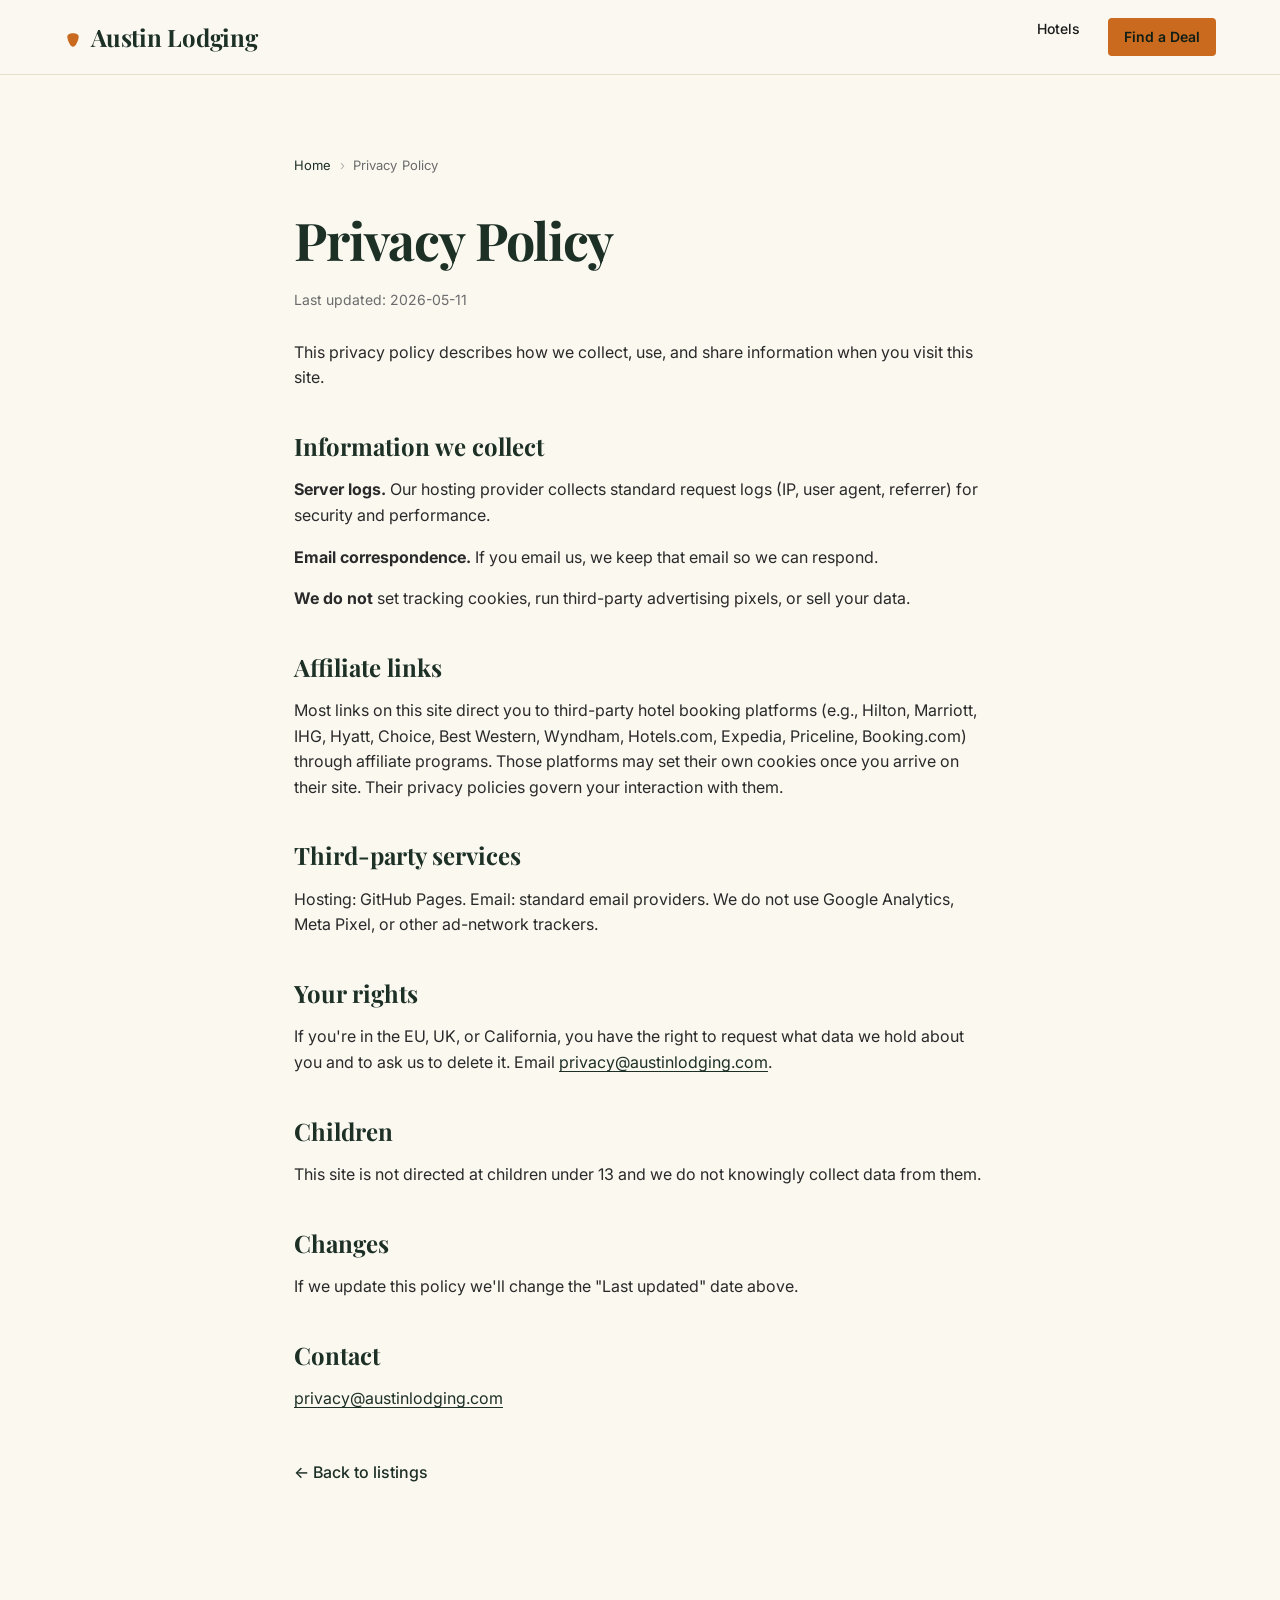
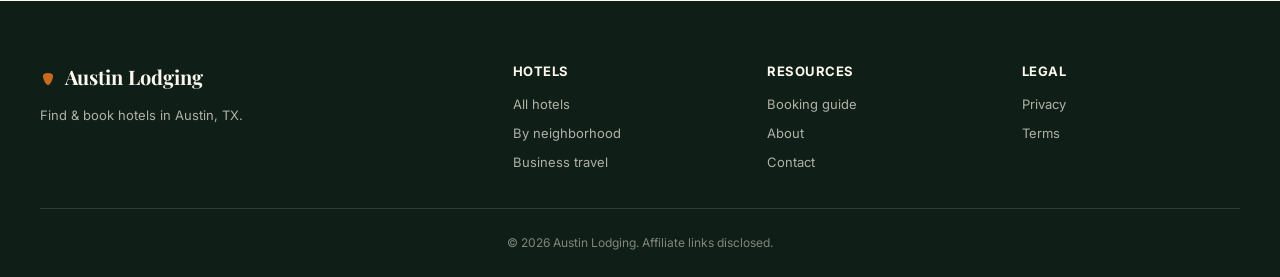
<file: privacy.html>
<!DOCTYPE html>
<html lang="en">
<head>
<meta charset="UTF-8" />
<meta name="viewport" content="width=device-width, initial-scale=1.0" />
<title>Privacy Policy | Austin Lodging</title>
<meta name="description" content="How Austin Lodging collects, uses, and protects your information." />
<link rel="canonical" href="https://austinlodging.com/privacy" />
<meta name="robots" content="index, follow, max-image-preview:large" />
<meta name="theme-color" content="#c96a1e" />
<meta name="geo.region" content="US-TX" />
<meta name="geo.placename" content="Austin" />
<meta property="og:type" content="website" />
<meta property="og:site_name" content="Austin Lodging" />
<meta property="og:title" content="Privacy Policy | Austin Lodging" />
<meta property="og:description" content="How Austin Lodging collects, uses, and protects your information." />
<meta property="og:url" content="https://austinlodging.com/privacy" />
<meta property="og:image" content="https://images.unsplash.com/photo-1666969565832-b55bf42a900d?w=1200&q=80" />
<meta name="twitter:card" content="summary_large_image" />
<meta name="twitter:image" content="https://images.unsplash.com/photo-1666969565832-b55bf42a900d?w=1200&q=80" />
<meta name="twitter:title" content="Privacy Policy | Austin Lodging" />
<meta name="twitter:description" content="How Austin Lodging collects, uses, and protects your information." />
<link rel="preconnect" href="https://fonts.googleapis.com" />
<link rel="preconnect" href="https://fonts.gstatic.com" crossorigin />
<link href="https://fonts.googleapis.com/css2?family=Playfair+Display:wght@500;700&family=Inter:wght@400;500;600&display=swap" rel="stylesheet" />
<link rel="stylesheet" href="style.css" />
<script type="application/ld+json">{"@context":"https://schema.org","@type":"BreadcrumbList","itemListElement":[{"@type":"ListItem","position":1,"name":"Home","item":"https://austinlodging.com/"},{"@type":"ListItem","position":2,"name":"Privacy Policy","item":"https://austinlodging.com/privacy"}]}</script>
</head>
<body>
<header class="nav">
  <div class="nav-inner">
    <a href="index.html" class="brand"><span class="brand-mark"><svg viewBox="0 0 24 24" fill="currentColor" aria-hidden="true"><path d="M12 3c-4.4 0-7.6 1.6-7.6 4.6 0 3.9 3.8 13.4 7.6 13.4s7.6-9.5 7.6-13.4C19.6 4.6 16.4 3 12 3z"/></svg></span>Austin Lodging</a>
    <nav>
      <a href="index.html#hotels">Hotels</a>
      <a href="index.html#hotels" class="nav-cta">Find a Deal</a>
    </nav>
  </div>
</header>
<article class="prose">
  <nav class="breadcrumb" aria-label="Breadcrumb"><a href="index.html">Home</a><span>&rsaquo;</span><span aria-current="page">Privacy Policy</span></nav>
  <h1>Privacy Policy</h1>
  <p class="muted">Last updated: 2026-05-11</p>
  <p>This privacy policy describes how we collect, use, and share information when you visit this site.</p>
  <h2>Information we collect</h2>
  <p><strong>Server logs.</strong> Our hosting provider collects standard request logs (IP, user agent, referrer) for security and performance.</p>
  <p><strong>Email correspondence.</strong> If you email us, we keep that email so we can respond.</p>
  <p><strong>We do not</strong> set tracking cookies, run third-party advertising pixels, or sell your data.</p>
  <h2>Affiliate links</h2>
  <p>Most links on this site direct you to third-party hotel booking platforms (e.g., Hilton, Marriott, IHG, Hyatt, Choice, Best Western, Wyndham, Hotels.com, Expedia, Priceline, Booking.com) through affiliate programs. Those platforms may set their own cookies once you arrive on their site. Their privacy policies govern your interaction with them.</p>
  <h2>Third-party services</h2>
  <p>Hosting: GitHub Pages. Email: standard email providers. We do not use Google Analytics, Meta Pixel, or other ad-network trackers.</p>
  <h2>Your rights</h2>
  <p>If you're in the EU, UK, or California, you have the right to request what data we hold about you and to ask us to delete it. Email <a href="mailto:privacy@austinlodging.com">privacy@austinlodging.com</a>.</p>
  <h2>Children</h2>
  <p>This site is not directed at children under 13 and we do not knowingly collect data from them.</p>
  <h2>Changes</h2>
  <p>If we update this policy we'll change the "Last updated" date above.</p>
  <h2>Contact</h2>
  <p><a href="mailto:privacy@austinlodging.com">privacy@austinlodging.com</a></p>
  <p class="back"><a href="index.html">&larr; Back to listings</a></p>
</article>
<footer>
  <div class="footer-inner">
    <div class="footer-col">
      <p class="footer-brand"><span class="brand-mark"><svg viewBox="0 0 24 24" fill="currentColor" aria-hidden="true"><path d="M12 3c-4.4 0-7.6 1.6-7.6 4.6 0 3.9 3.8 13.4 7.6 13.4s7.6-9.5 7.6-13.4C19.6 4.6 16.4 3 12 3z"/></svg></span>Austin Lodging</p>
      <p class="footer-tag">Find &amp; book hotels in Austin, TX.</p>
    </div>
    <div class="footer-col">
      <p class="footer-h">Hotels</p>
      <a href="index.html#hotels">All hotels</a>
      <a href="neighborhoods.html">By neighborhood</a>
      <a href="business-travel.html">Business travel</a>
    </div>
    <div class="footer-col">
      <p class="footer-h">Resources</p>
      <a href="booking-guide.html">Booking guide</a>
      <a href="about.html">About</a>
      <a href="contact.html">Contact</a>
    </div>
    <div class="footer-col">
      <p class="footer-h">Legal</p>
      <a href="privacy.html">Privacy</a>
      <a href="terms.html">Terms</a>
    </div>
  </div>
  <div class="footer-bottom">&copy; 2026 Austin Lodging. Affiliate links disclosed.</div>
</footer>
</body></html>
</file>
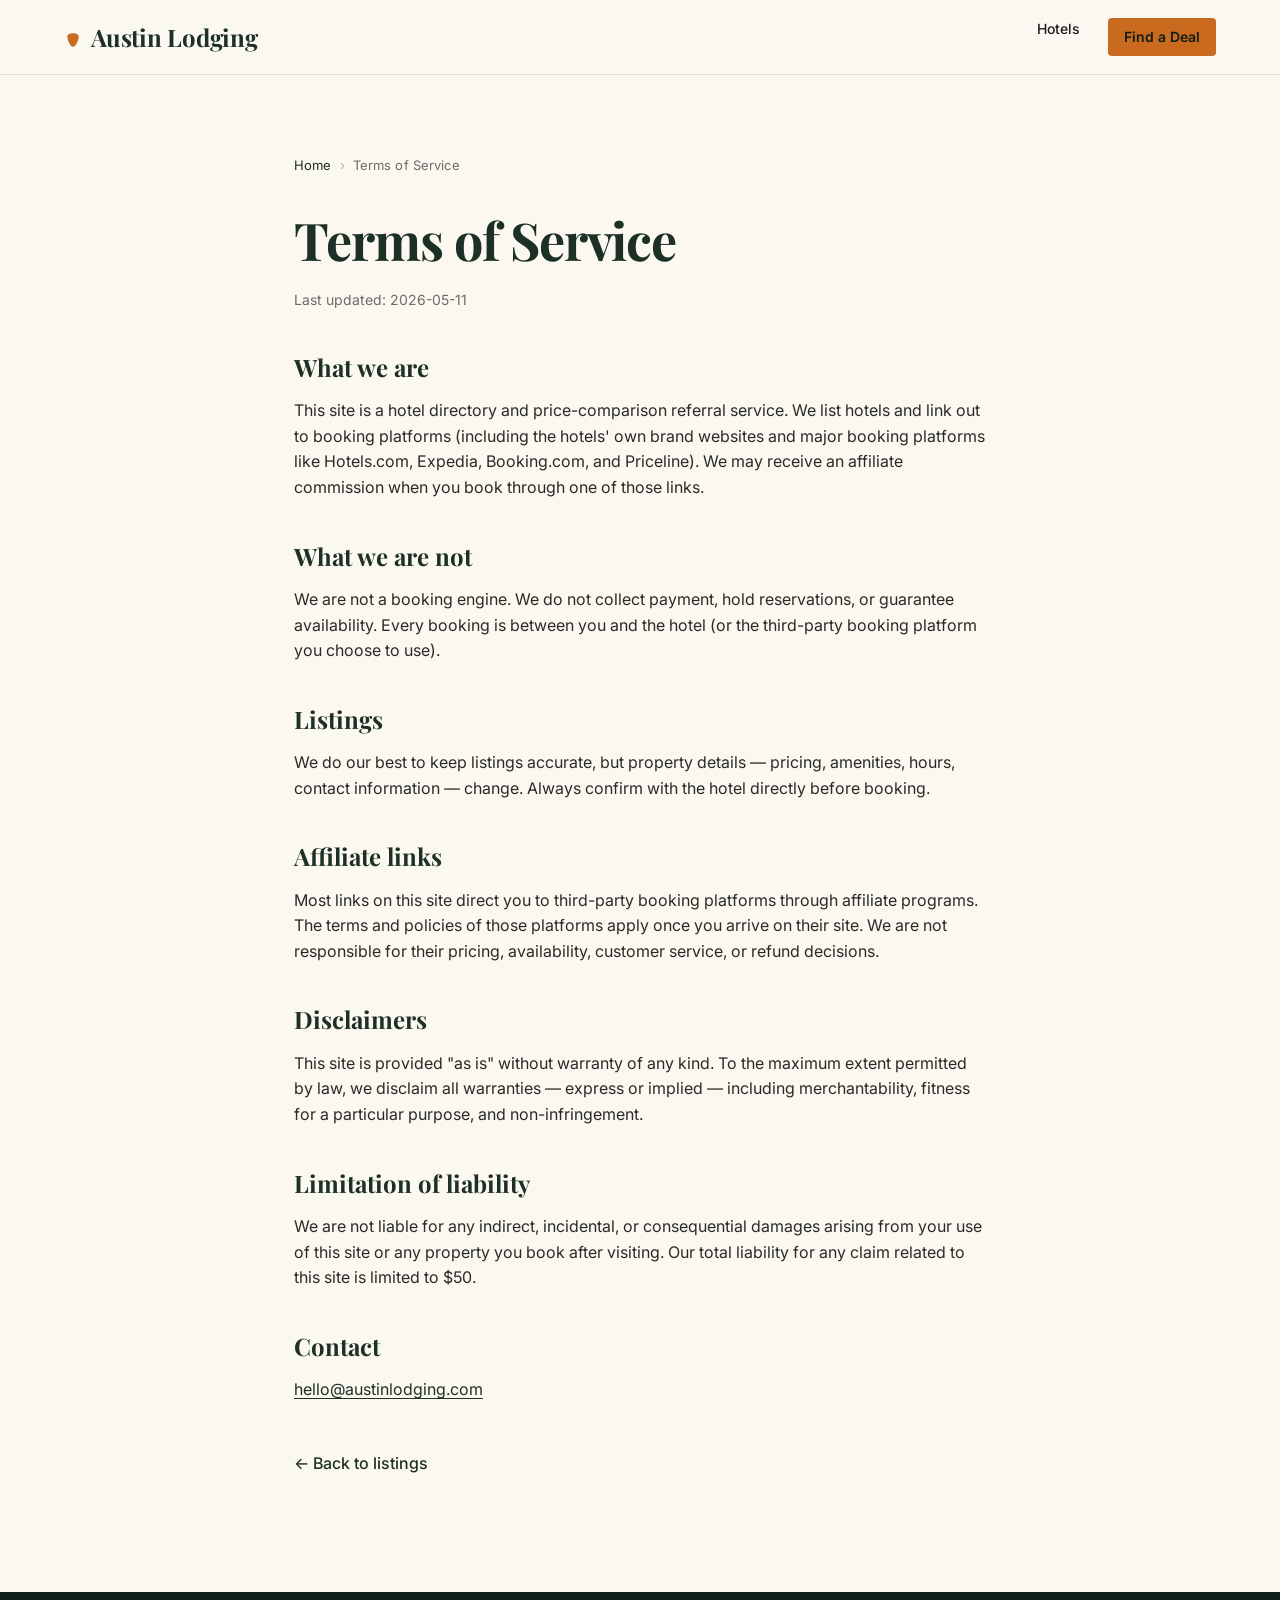
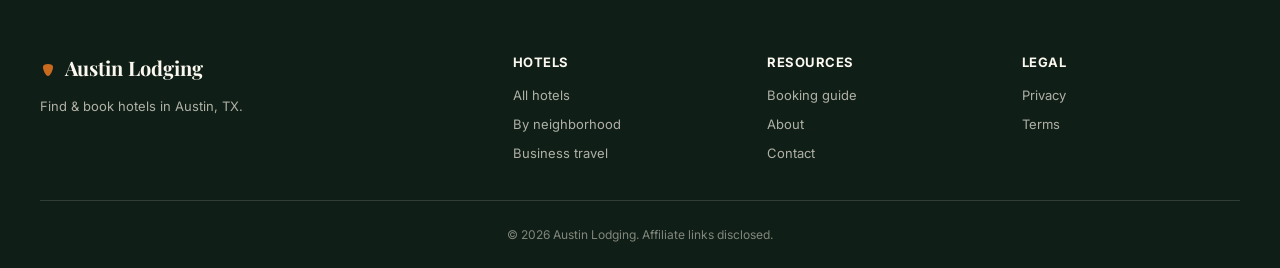
<file: terms.html>
<!DOCTYPE html>
<html lang="en">
<head>
<meta charset="UTF-8" />
<meta name="viewport" content="width=device-width, initial-scale=1.0" />
<title>Terms of Service | Austin Lodging</title>
<meta name="description" content="The terms of use for Austin Lodging, a hotel directory and price-comparison referral service." />
<link rel="canonical" href="https://austinlodging.com/terms" />
<meta name="robots" content="index, follow, max-image-preview:large" />
<meta name="theme-color" content="#c96a1e" />
<meta name="geo.region" content="US-TX" />
<meta name="geo.placename" content="Austin" />
<meta property="og:type" content="website" />
<meta property="og:site_name" content="Austin Lodging" />
<meta property="og:title" content="Terms of Service | Austin Lodging" />
<meta property="og:description" content="The terms of use for Austin Lodging, a hotel directory and price-comparison referral service." />
<meta property="og:url" content="https://austinlodging.com/terms" />
<meta property="og:image" content="https://images.unsplash.com/photo-1666969565832-b55bf42a900d?w=1200&q=80" />
<meta name="twitter:card" content="summary_large_image" />
<meta name="twitter:image" content="https://images.unsplash.com/photo-1666969565832-b55bf42a900d?w=1200&q=80" />
<meta name="twitter:title" content="Terms of Service | Austin Lodging" />
<meta name="twitter:description" content="The terms of use for Austin Lodging, a hotel directory and price-comparison referral service." />
<link rel="preconnect" href="https://fonts.googleapis.com" />
<link rel="preconnect" href="https://fonts.gstatic.com" crossorigin />
<link href="https://fonts.googleapis.com/css2?family=Playfair+Display:wght@500;700&family=Inter:wght@400;500;600&display=swap" rel="stylesheet" />
<link rel="stylesheet" href="style.css" />
<script type="application/ld+json">{"@context":"https://schema.org","@type":"BreadcrumbList","itemListElement":[{"@type":"ListItem","position":1,"name":"Home","item":"https://austinlodging.com/"},{"@type":"ListItem","position":2,"name":"Terms of Service","item":"https://austinlodging.com/terms"}]}</script>
</head>
<body>
<header class="nav">
  <div class="nav-inner">
    <a href="index.html" class="brand"><span class="brand-mark"><svg viewBox="0 0 24 24" fill="currentColor" aria-hidden="true"><path d="M12 3c-4.4 0-7.6 1.6-7.6 4.6 0 3.9 3.8 13.4 7.6 13.4s7.6-9.5 7.6-13.4C19.6 4.6 16.4 3 12 3z"/></svg></span>Austin Lodging</a>
    <nav>
      <a href="index.html#hotels">Hotels</a>
      <a href="index.html#hotels" class="nav-cta">Find a Deal</a>
    </nav>
  </div>
</header>
<article class="prose">
  <nav class="breadcrumb" aria-label="Breadcrumb"><a href="index.html">Home</a><span>&rsaquo;</span><span aria-current="page">Terms of Service</span></nav>
  <h1>Terms of Service</h1>
  <p class="muted">Last updated: 2026-05-11</p>
  <h2>What we are</h2>
  <p>This site is a hotel directory and price-comparison referral service. We list hotels and link out to booking platforms (including the hotels' own brand websites and major booking platforms like Hotels.com, Expedia, Booking.com, and Priceline). We may receive an affiliate commission when you book through one of those links.</p>
  <h2>What we are not</h2>
  <p>We are not a booking engine. We do not collect payment, hold reservations, or guarantee availability. Every booking is between you and the hotel (or the third-party booking platform you choose to use).</p>
  <h2>Listings</h2>
  <p>We do our best to keep listings accurate, but property details — pricing, amenities, hours, contact information — change. Always confirm with the hotel directly before booking.</p>
  <h2>Affiliate links</h2>
  <p>Most links on this site direct you to third-party booking platforms through affiliate programs. The terms and policies of those platforms apply once you arrive on their site. We are not responsible for their pricing, availability, customer service, or refund decisions.</p>
  <h2>Disclaimers</h2>
  <p>This site is provided "as is" without warranty of any kind. To the maximum extent permitted by law, we disclaim all warranties — express or implied — including merchantability, fitness for a particular purpose, and non-infringement.</p>
  <h2>Limitation of liability</h2>
  <p>We are not liable for any indirect, incidental, or consequential damages arising from your use of this site or any property you book after visiting. Our total liability for any claim related to this site is limited to $50.</p>
  <h2>Contact</h2>
  <p><a href="mailto:hello@austinlodging.com">hello@austinlodging.com</a></p>
  <p class="back"><a href="index.html">&larr; Back to listings</a></p>
</article>
<footer>
  <div class="footer-inner">
    <div class="footer-col">
      <p class="footer-brand"><span class="brand-mark"><svg viewBox="0 0 24 24" fill="currentColor" aria-hidden="true"><path d="M12 3c-4.4 0-7.6 1.6-7.6 4.6 0 3.9 3.8 13.4 7.6 13.4s7.6-9.5 7.6-13.4C19.6 4.6 16.4 3 12 3z"/></svg></span>Austin Lodging</p>
      <p class="footer-tag">Find &amp; book hotels in Austin, TX.</p>
    </div>
    <div class="footer-col">
      <p class="footer-h">Hotels</p>
      <a href="index.html#hotels">All hotels</a>
      <a href="neighborhoods.html">By neighborhood</a>
      <a href="business-travel.html">Business travel</a>
    </div>
    <div class="footer-col">
      <p class="footer-h">Resources</p>
      <a href="booking-guide.html">Booking guide</a>
      <a href="about.html">About</a>
      <a href="contact.html">Contact</a>
    </div>
    <div class="footer-col">
      <p class="footer-h">Legal</p>
      <a href="privacy.html">Privacy</a>
      <a href="terms.html">Terms</a>
    </div>
  </div>
  <div class="footer-bottom">&copy; 2026 Austin Lodging. Affiliate links disclosed.</div>
</footer>
</body></html>
</file>
<file: style.css>
:root {
  --navy: #0f1d3a;
  --navy-deep: #08122a;
  --sand: #f5efe4;
  --cream: #fbf8f2;
  --gold: #c9a23a;
  --gold-soft: #d9b658;
  --ink: #1a1a1a;
  --muted: #6b6b6b;
  --line: #e7e2d6;
  /* per-city theme hooks — overridden by the theme block appended at build time */
  --hero-image: url('https://images.unsplash.com/photo-1564501049412-61c2a3083791?w=2000&q=80');
  --hero-overlay: linear-gradient(135deg, rgba(8,18,42,0.82), rgba(15,29,58,0.68));
}

* { box-sizing: border-box; margin: 0; padding: 0; }

html, body {
  font-family: 'Inter', -apple-system, BlinkMacSystemFont, sans-serif;
  color: var(--ink);
  background: var(--cream);
  line-height: 1.6;
  -webkit-font-smoothing: antialiased;
}

a { color: inherit; text-decoration: none; }

.nav {
  position: sticky;
  top: 0;
  z-index: 50;
  background: rgba(251, 248, 242, 0.85);
  backdrop-filter: saturate(160%) blur(12px);
  border-bottom: 1px solid var(--line);
}
.nav-inner {
  max-width: 1200px;
  margin: 0 auto;
  padding: 18px 24px;
  display: flex;
  justify-content: space-between;
  align-items: center;
}
.brand {
  font-family: 'Playfair Display', serif;
  font-size: 24px;
  font-weight: 700;
  color: var(--navy);
  letter-spacing: -0.01em;
}
.brand-mark {
  display: inline-block;
  color: var(--gold);
  margin-right: 9px;
  vertical-align: -2px;
}
.brand-mark svg { width: 18px; height: 18px; display: block; }
.footer-brand .brand-mark svg { width: 16px; height: 16px; }
.nav nav { display: flex; gap: 28px; font-size: 14px; font-weight: 500; }
.nav nav a { color: var(--ink); }
.nav nav a:hover { color: var(--navy); }

.hero {
  background-image: var(--hero-overlay), var(--hero-image);
  background-size: cover;
  background-position: center;
  color: var(--cream);
  padding: 80px 24px 60px;
  text-align: center;
}
.hero-inner { max-width: 1080px; margin: 0 auto; }
.hero h1 {
  font-family: 'Playfair Display', serif;
  font-size: clamp(34px, 5vw, 54px);
  font-weight: 700;
  line-height: 1.05;
  letter-spacing: -0.02em;
  margin-bottom: 14px;
}
.hero-sub {
  font-size: clamp(15px, 1.4vw, 18px);
  color: rgba(245, 239, 228, 0.88);
  margin-bottom: 28px;
  max-width: 600px;
  margin-left: auto;
  margin-right: auto;
}

.search-form {
  background: #fff;
  border-radius: 8px;
  padding: 14px;
  box-shadow: 0 20px 50px rgba(0,0,0,0.25);
  text-align: left;
  max-width: 1040px;
  margin: 0 auto;
}
.search-row {
  display: grid;
  grid-template-columns: 2fr 1.2fr 1.2fr 1fr 1fr auto;
  gap: 10px;
  align-items: stretch;
}
.search-field {
  display: flex;
  flex-direction: column;
  background: var(--cream);
  border: 1px solid var(--line);
  border-radius: 6px;
  padding: 10px 14px;
  cursor: text;
  transition: border-color 0.15s;
}
.search-field:focus-within {
  border-color: var(--navy);
  background: #fff;
}
.search-label {
  font-size: 10px;
  font-weight: 600;
  text-transform: uppercase;
  letter-spacing: 0.06em;
  color: var(--muted);
  margin-bottom: 2px;
}
.search-field input,
.search-field select {
  border: 0;
  background: transparent;
  font-size: 15px;
  font-family: inherit;
  color: var(--ink);
  padding: 0;
  width: 100%;
  outline: none;
  appearance: none;
  -webkit-appearance: none;
  font-weight: 500;
}
.search-field select {
  cursor: pointer;
  background-image: url("data:image/svg+xml,%3Csvg xmlns='http://www.w3.org/2000/svg' width='12' height='12' viewBox='0 0 24 24' fill='none' stroke='%231a1a1a' stroke-width='2.5' stroke-linecap='round' stroke-linejoin='round'%3E%3Cpolyline points='6 9 12 15 18 9'%3E%3C/polyline%3E%3C/svg%3E");
  background-repeat: no-repeat;
  background-position: right 0 center;
  padding-right: 18px;
}
.search-btn {
  background: var(--gold);
  color: var(--navy-deep);
  border: 0;
  border-radius: 6px;
  font-family: inherit;
  font-weight: 700;
  font-size: 16px;
  letter-spacing: 0.02em;
  padding: 0 32px;
  cursor: pointer;
  transition: background 0.15s, transform 0.1s;
  white-space: nowrap;
}
.search-btn:hover { background: var(--gold-soft); }
.search-btn:active { transform: scale(0.98); }
.cta {
  display: inline-block;
  background: var(--gold);
  color: var(--navy-deep);
  font-weight: 600;
  font-size: 15px;
  letter-spacing: 0.02em;
  padding: 16px 36px;
  border-radius: 4px;
  transition: background 0.2s, transform 0.1s;
}
.cta:hover { background: var(--gold-soft); transform: translateY(-1px); }

.hero-trust {
  margin-top: 28px;
  font-size: 12px;
  color: rgba(245, 239, 228, 0.65);
  letter-spacing: 0.04em;
}

.value-strip {
  background: var(--navy);
  color: var(--cream);
  padding: 18px 24px;
}
.value-strip-inner {
  max-width: 1080px;
  margin: 0 auto;
  display: grid;
  grid-template-columns: repeat(4, 1fr);
  gap: 16px;
  text-align: center;
}
.value-item {
  display: flex;
  flex-direction: column;
  gap: 2px;
}
.value-num {
  font-family: 'Playfair Display', serif;
  font-size: 20px;
  font-weight: 700;
  color: var(--gold);
}
.value-item span:last-child {
  font-size: 12px;
  letter-spacing: 0.04em;
  color: rgba(245, 239, 228, 0.78);
}

.below-grid-cta {
  text-align: center;
  padding: 20px 0 60px;
}
.below-grid-cta p {
  color: var(--muted);
  margin-bottom: 14px;
}
.cta-secondary {
  background: var(--navy);
  color: var(--cream);
}
.cta-secondary:hover { background: var(--navy-deep); }

.browse-section {
  padding: 60px 0 30px;
  border-top: 1px solid var(--line);
}
.hood-grid {
  display: grid;
  grid-template-columns: repeat(auto-fill, minmax(280px, 1fr));
  gap: 18px;
  margin-bottom: 24px;
}
.hood-tile {
  background: #fff;
  border: 1px solid var(--line);
  border-radius: 6px;
  padding: 24px 22px;
  display: block;
  transition: border-color 0.15s, transform 0.1s, box-shadow 0.15s;
}
.hood-tile:hover {
  border-color: var(--navy);
  transform: translateY(-2px);
  box-shadow: 0 8px 20px rgba(15,29,58,0.08);
}
.hood-tile h3 {
  font-family: 'Playfair Display', serif;
  font-size: 20px;
  color: var(--navy);
  margin-bottom: 6px;
  font-weight: 700;
}
.hood-tile p { color: var(--muted); font-size: 14px; margin-bottom: 10px; }
.hood-link { color: var(--navy); font-size: 13px; font-weight: 600; }
.style-grid {
  display: grid;
  grid-template-columns: repeat(auto-fit, minmax(280px, 1fr));
  gap: 18px;
  margin-bottom: 24px;
}
.style-card {
  background: var(--sand);
  border: 1px solid var(--line);
  border-radius: 6px;
  padding: 28px 24px;
  display: block;
  transition: background 0.15s, transform 0.1s;
}
.style-card:hover { background: #fff; transform: translateY(-2px); }
.style-card h3 {
  font-family: 'Playfair Display', serif;
  font-size: 22px;
  color: var(--navy);
  margin-bottom: 8px;
  font-weight: 700;
}
.style-card p { color: #444; font-size: 14px; margin-bottom: 12px; line-height: 1.55; }
.browse-more {
  display: inline-block;
  font-weight: 600;
  color: var(--navy);
  text-decoration: underline;
  text-underline-offset: 4px;
  margin-bottom: 60px;
}
.browse-more:hover { color: var(--gold); }

.prose-wide { max-width: 900px; }
.hood-card {
  background: #fff;
  border: 1px solid var(--line);
  border-radius: 6px;
  padding: 28px;
  margin: 28px 0;
}
.hood-card h2 {
  font-family: 'Playfair Display', serif;
  font-size: 26px;
  color: var(--navy);
  margin-top: 0;
  margin-bottom: 12px;
}
.hood-card p { margin-bottom: 14px; }
.hood-card .hood-meta {
  font-size: 14px;
  color: var(--muted);
  margin-bottom: 18px;
}
.hood-card .hotel-cta {
  display: inline-flex;
  align-items: center;
  gap: 8px;
  background: var(--navy);
  color: var(--cream);
  font-weight: 600;
  font-size: 14px;
  padding: 12px 20px;
  border-radius: 4px;
  text-decoration: none;
}
.hood-card .hotel-cta:hover { background: var(--navy-deep); }

.nav-cta {
  background: var(--gold);
  color: var(--navy-deep) !important;
  padding: 8px 16px;
  border-radius: 4px;
  font-weight: 600;
}
.nav-cta:hover { background: var(--gold-soft); }

.why {
  padding: 30px 0 90px;
}
.why-grid {
  display: grid;
  grid-template-columns: repeat(auto-fit, minmax(260px, 1fr));
  gap: 24px;
  border-top: 1px solid var(--line);
  padding-top: 60px;
}
.why-card h3 {
  font-family: 'Playfair Display', serif;
  font-size: 20px;
  font-weight: 700;
  color: var(--navy);
  margin-bottom: 8px;
}
.why-card p { color: #444; font-size: 14px; line-height: 1.6; }

main { max-width: 1200px; margin: 0 auto; padding: 0 24px; }

.section-head { text-align: center; padding: 90px 0 48px; }
.section-head h2 {
  font-family: 'Playfair Display', serif;
  font-size: clamp(30px, 4vw, 44px);
  font-weight: 700;
  color: var(--navy);
  margin-bottom: 12px;
}
.section-head p { color: var(--muted); font-size: 16px; }

.hotel-grid {
  display: grid;
  grid-template-columns: repeat(auto-fill, minmax(320px, 1fr));
  gap: 28px;
  padding-bottom: 100px;
}

.hotel-card {
  background: #fff;
  border: 1px solid var(--line);
  border-radius: 6px;
  overflow: hidden;
  display: flex;
  flex-direction: column;
  transition: transform 0.2s, box-shadow 0.2s;
}
.hotel-card:hover {
  transform: translateY(-3px);
  box-shadow: 0 12px 28px rgba(15, 29, 58, 0.10);
}
.hotel-card.premium { border-color: var(--gold); border-width: 1.5px; }

.hotel-img {
  position: relative;
  width: 100%;
  height: 220px;
  background: var(--sand) center/cover;
}
.tier-badge {
  position: absolute;
  top: 14px;
  right: 14px;
  background: var(--gold);
  color: var(--navy-deep);
  font-size: 11px;
  font-weight: 600;
  text-transform: uppercase;
  letter-spacing: 0.08em;
  padding: 5px 10px;
  border-radius: 3px;
}

.hotel-body { padding: 22px 22px 24px; display: flex; flex-direction: column; flex: 1; }
.hotel-name {
  font-family: 'Playfair Display', serif;
  font-size: 22px;
  font-weight: 700;
  color: var(--navy);
  margin-bottom: 8px;
  letter-spacing: -0.01em;
}
.hotel-meta {
  display: flex;
  align-items: center;
  gap: 12px;
  color: var(--muted);
  font-size: 13px;
  margin-bottom: 14px;
}
.stars { color: var(--gold); font-weight: 600; }
.hotel-desc {
  color: #444;
  font-size: 14px;
  line-height: 1.55;
  margin-bottom: 18px;
  flex: 1;
}
.amenities {
  display: flex;
  flex-wrap: wrap;
  gap: 6px;
  margin-bottom: 20px;
}
.amenity {
  background: var(--sand);
  color: var(--navy);
  font-size: 11px;
  padding: 4px 10px;
  border-radius: 100px;
  font-weight: 500;
}
.hotel-cta {
  display: inline-flex;
  align-items: center;
  justify-content: center;
  gap: 8px;
  background: var(--navy);
  color: var(--cream);
  font-weight: 600;
  font-size: 14px;
  padding: 12px 18px;
  border-radius: 4px;
  transition: background 0.2s;
}
.hotel-cta:hover { background: var(--navy-deep); }
.hotel-cta svg { width: 14px; height: 14px; }

.empty {
  text-align: center;
  padding: 60px 0 120px;
  color: var(--muted);
}

footer {
  background: var(--navy-deep);
  color: rgba(245, 239, 228, 0.7);
  padding: 60px 24px 24px;
  font-size: 13px;
}
.footer-inner {
  max-width: 1200px;
  margin: 0 auto;
  display: grid;
  grid-template-columns: 2fr 1fr 1fr 1fr;
  gap: 36px;
  padding-bottom: 36px;
  border-bottom: 1px solid rgba(245, 239, 228, 0.15);
}
.footer-col { display: flex; flex-direction: column; gap: 8px; }
.footer-col a {
  color: rgba(245, 239, 228, 0.7);
  font-size: 13px;
}
.footer-col a:hover { color: var(--gold); }
.footer-h {
  font-weight: 700;
  color: var(--cream);
  font-size: 13px;
  letter-spacing: 0.04em;
  text-transform: uppercase;
  margin-bottom: 4px;
}
.footer-brand {
  font-family: 'Playfair Display', serif;
  font-size: 20px;
  font-weight: 700;
  color: var(--cream);
  margin-bottom: 4px;
}
.footer-tag { font-size: 13px; }
.footer-bottom {
  max-width: 1200px;
  margin: 0 auto;
  padding-top: 24px;
  text-align: center;
  font-size: 12px;
  color: rgba(245, 239, 228, 0.5);
}
@media (max-width: 700px) {
  .footer-inner { grid-template-columns: 1fr 1fr; }
}

.prose {
  max-width: 740px;
  margin: 0 auto;
  padding: 80px 24px 100px;
}
.prose h1 {
  font-family: 'Playfair Display', serif;
  font-size: clamp(36px, 5vw, 52px);
  font-weight: 700;
  color: var(--navy);
  letter-spacing: -0.02em;
  margin-bottom: 8px;
}
.prose h2 {
  font-family: 'Playfair Display', serif;
  font-size: 24px;
  font-weight: 700;
  color: var(--navy);
  margin-top: 36px;
  margin-bottom: 12px;
}
.prose h3 {
  font-size: 18px;
  font-weight: 600;
  color: var(--navy);
  margin-bottom: 8px;
}
.prose p { margin-bottom: 16px; color: #2a2a2a; font-size: 16px; }
.prose .lead { font-size: 19px; color: #444; margin-bottom: 24px; }
.prose .muted { color: var(--muted); font-size: 14px; margin-bottom: 28px; }
.prose ul { margin: 0 0 16px 22px; }
.prose li { margin-bottom: 6px; color: #2a2a2a; }
.prose a { color: var(--navy); text-decoration: underline; text-underline-offset: 3px; }
.prose a:hover { color: var(--gold); }
.prose .back { margin-top: 48px; font-weight: 500; }
.prose .back a { text-decoration: none; }

.breadcrumb {
  font-size: 13px;
  color: var(--muted);
  margin-bottom: 22px;
  letter-spacing: 0.01em;
}
.breadcrumb a { color: var(--navy); text-decoration: none; }
.breadcrumb a:hover { text-decoration: underline; text-underline-offset: 3px; }
.breadcrumb span { margin: 0 8px; opacity: 0.5; }
.breadcrumb span[aria-current] { margin: 0; opacity: 1; color: var(--muted); }

.faq {
  padding: 30px 0 90px;
  border-top: 1px solid var(--line);
}
.faq .section-head { padding: 60px 0 36px; }
.faq-list { max-width: 820px; margin: 0 auto; }
.faq-item {
  border-bottom: 1px solid var(--line);
  padding: 22px 4px;
}
.faq-item:first-child { border-top: 1px solid var(--line); }
.faq-item h3 {
  font-family: 'Playfair Display', serif;
  font-size: 19px;
  font-weight: 700;
  color: var(--navy);
  margin-bottom: 8px;
}
.faq-item p { color: #3a3a3a; font-size: 15px; line-height: 1.62; }

.tiers {
  display: grid;
  grid-template-columns: repeat(auto-fit, minmax(260px, 1fr));
  gap: 20px;
  margin: 28px 0 36px;
}
.tier-card {
  background: #fff;
  border: 1px solid var(--line);
  border-radius: 6px;
  padding: 28px 24px 24px;
  position: relative;
}
.tier-card.featured { border-color: var(--gold); border-width: 1.5px; }
.tier-flag {
  position: absolute;
  top: -12px;
  right: 16px;
  background: var(--gold);
  color: var(--navy-deep);
  font-size: 11px;
  font-weight: 600;
  text-transform: uppercase;
  letter-spacing: 0.08em;
  padding: 5px 10px;
  border-radius: 3px;
}
.tier-card .price {
  font-family: 'Playfair Display', serif;
  font-size: 36px;
  color: var(--navy);
  margin: 8px 0 16px;
}
.tier-card .price span { font-family: 'Inter', sans-serif; font-size: 14px; color: var(--muted); }
.tier-card ul { list-style: none; margin: 0; padding: 0; }
.tier-card li { padding: 6px 0; font-size: 14px; border-bottom: 1px solid var(--line); }
.tier-card li:last-child { border-bottom: none; }

@media (max-width: 900px) {
  .search-row {
    grid-template-columns: 1fr 1fr;
  }
  .search-row > .search-field:first-child {
    grid-column: 1 / -1;
  }
  .search-btn {
    grid-column: 1 / -1;
    padding: 16px 32px;
  }
  .value-strip-inner { grid-template-columns: repeat(2, 1fr); }
}

@media (max-width: 600px) {
  .hero { padding: 60px 16px 40px; }
  .hero h1 { font-size: 30px; }
  .nav nav { gap: 16px; }
  .section-head { padding: 60px 0 32px; }
  .prose { padding: 60px 20px 80px; }
}


/* ===== per-city theme (generated) ===== */
:root {
  --navy: #1d3026;
  --navy-deep: #0f1e16;
  --sand: #f4f0e6;
  --cream: #fbf8f0;
  --gold: #c96a1e;
  --gold-soft: #dd8338;
  --line: #e5dfcd;
  --hero-image: url('https://images.unsplash.com/photo-1666969565832-b55bf42a900d?w=2000&q=80');
  --hero-overlay: linear-gradient(160deg, rgba(12,24,16,0.80) 0%, rgba(52,28,8,0.4) 54%, rgba(11,22,15,0.82) 100%);
}
</file>
